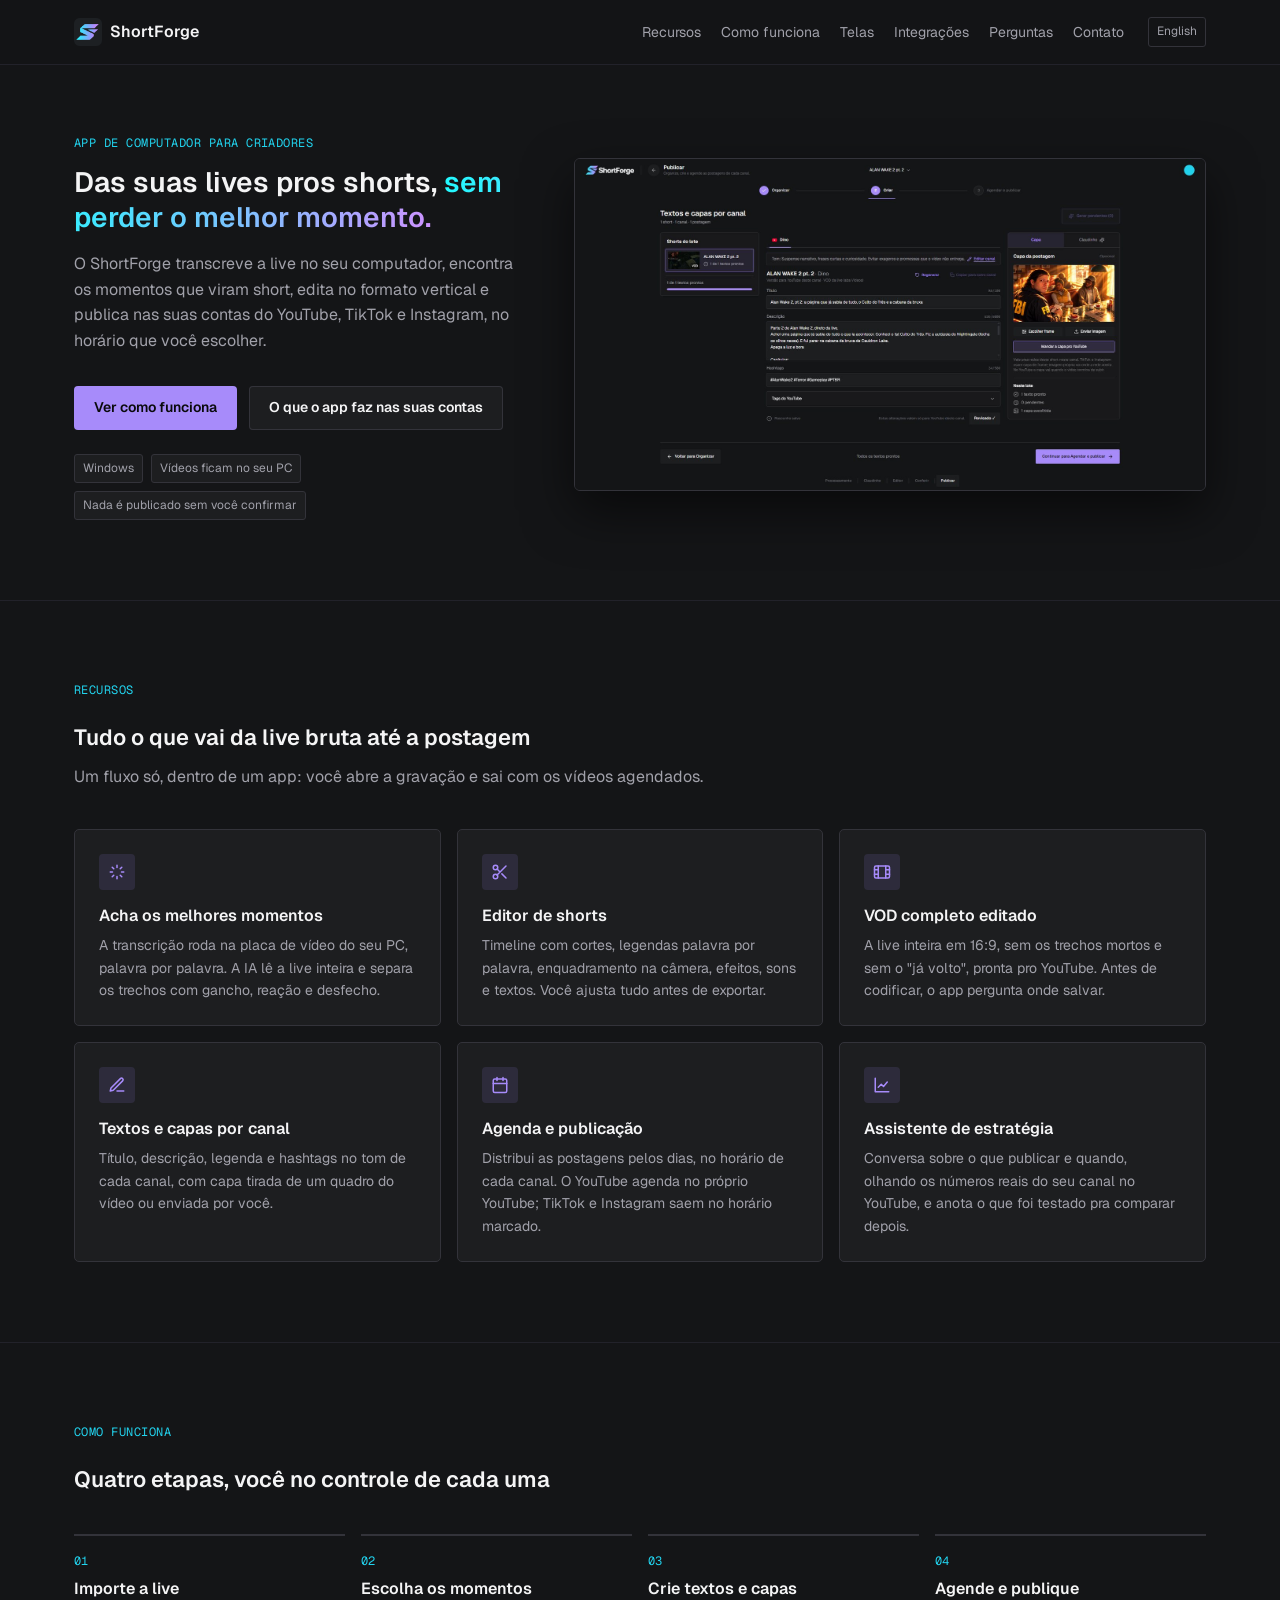
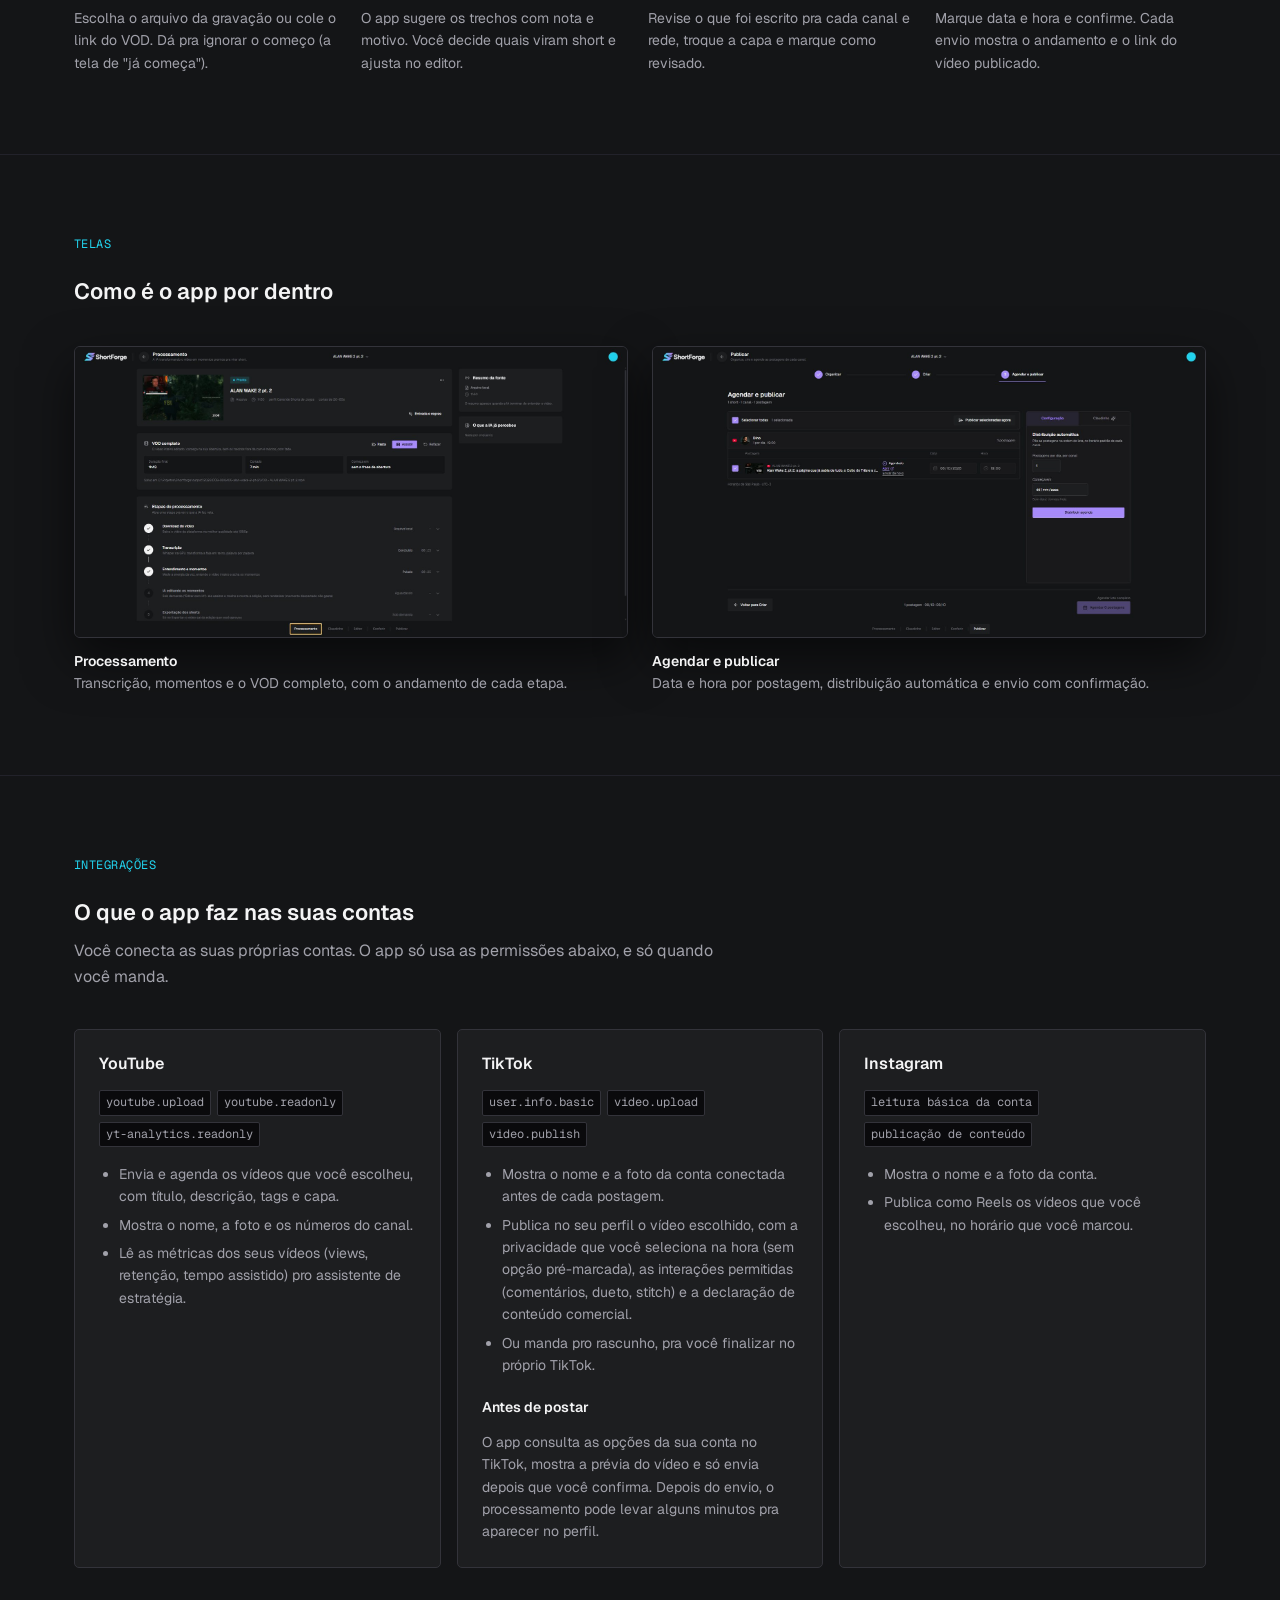
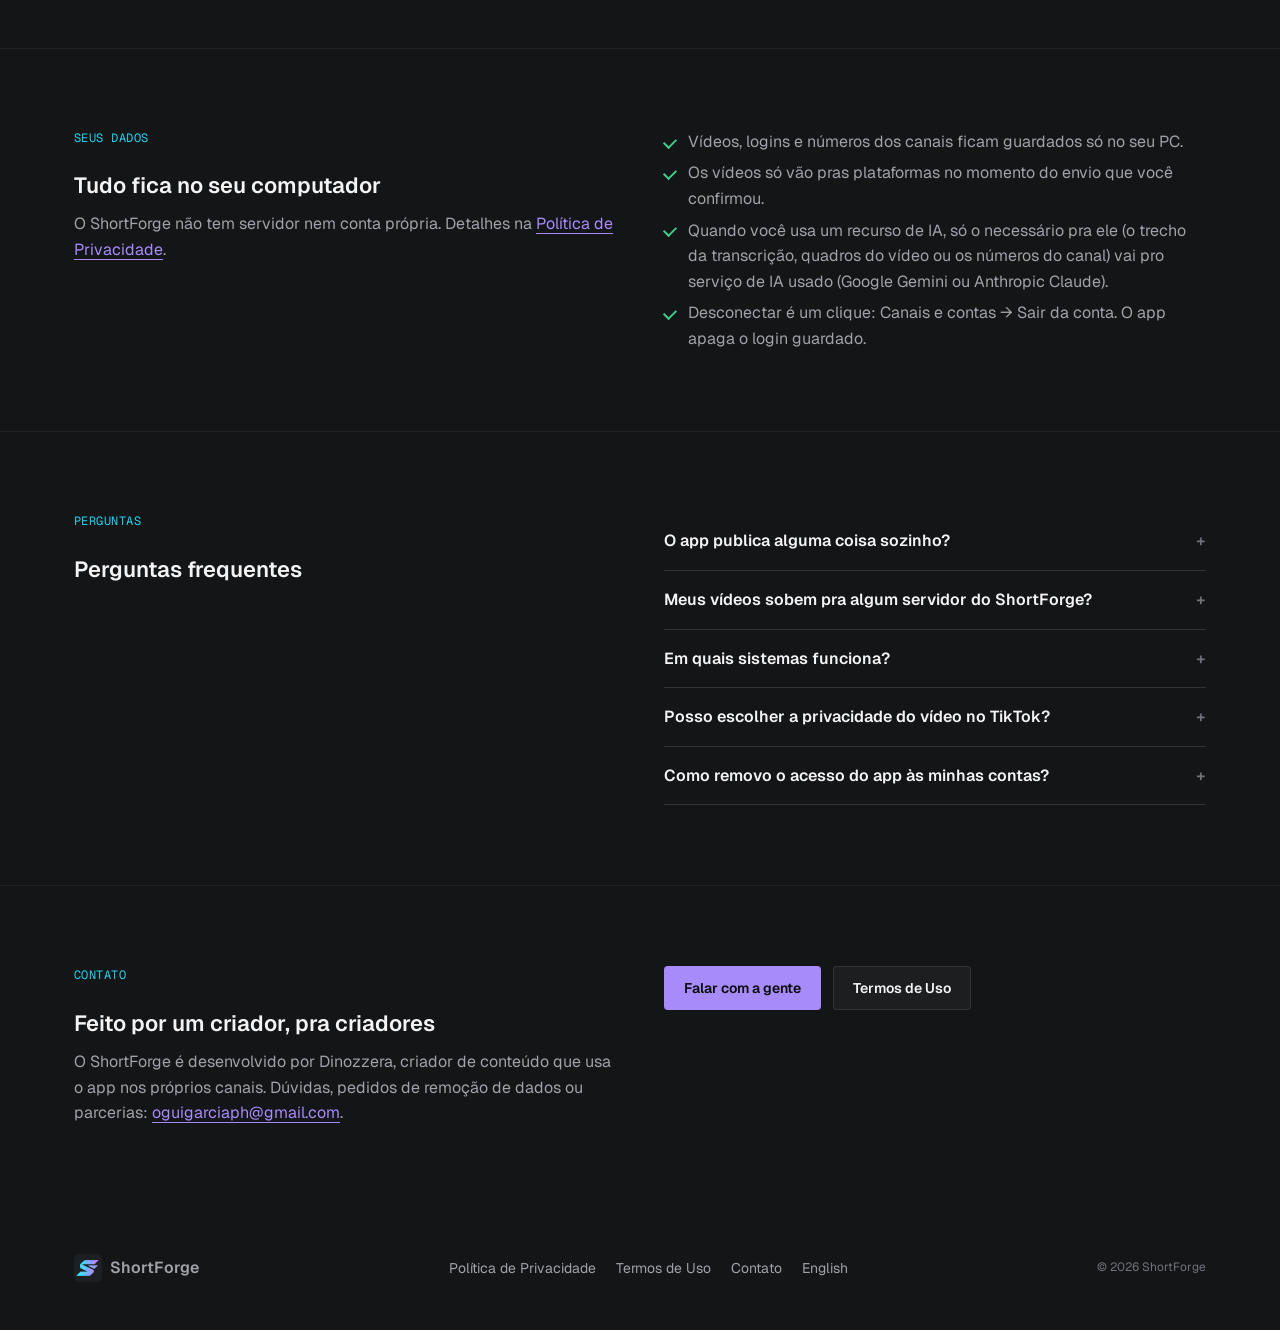
<file: index.html>
<!doctype html>
<html lang="pt-BR">
<head>
<meta charset="utf-8">
<meta name="viewport" content="width=device-width, initial-scale=1">
<title>ShortForge — das suas lives pros shorts</title>
<meta name="description" content="ShortForge é um app de computador para criadores de conteúdo: encontra os melhores momentos das lives, edita os shorts e publica no YouTube, TikTok e Instagram do próprio criador.">
<link rel="icon" href="favicon.ico" sizes="any">
<link rel="icon" type="image/png" sizes="32x32" href="assets/icon-32.png">
<link rel="icon" type="image/png" sizes="16x16" href="assets/icon-16.png">
<link rel="apple-touch-icon" href="assets/icon-180.png">
<meta property="og:title" content="ShortForge">
<meta property="og:description" content="Das suas lives pros shorts: encontra, edita e publica nas suas contas.">
<meta property="og:image" content="https://afkdino.github.io/shortforge/assets/icon-512.png">
<link rel="alternate" hreflang="en" href="en.html">
<link rel="preconnect" href="https://fonts.googleapis.com">
<link rel="preconnect" href="https://fonts.gstatic.com" crossorigin>
<link href="https://fonts.googleapis.com/css2?family=Geist:wght@400;500;600&family=Geist+Mono:wght@400;500&display=swap" rel="stylesheet">
<link rel="stylesheet" href="assets/site.css">
</head>
<body>

<header class="topo">
  <div class="wrap">
    <a class="logo" href="index.html"><img src="assets/icon-192.png" alt="" width="28" height="28">ShortForge</a>
    <nav class="nav" aria-label="Seções">
      <a href="#recursos">Recursos</a>
      <a href="#como-funciona">Como funciona</a>
      <a href="#telas">Telas</a>
      <a href="#integracoes">Integrações</a>
      <a href="#perguntas">Perguntas</a>
      <a href="#contato">Contato</a>
    </nav>
    <a class="idioma" href="en.html" hreflang="en">English</a>
  </div>
</header>

<main>
  <section class="hero">
    <div class="wrap">
      <div>
        <span class="rotulo">App de computador para criadores</span>
        <h1>Das suas lives pros shorts, <span class="marca">sem perder o melhor momento.</span></h1>
        <p>O ShortForge transcreve a live no seu computador, encontra os momentos que viram short, edita no formato vertical e publica nas suas contas do YouTube, TikTok e Instagram, no horário que você escolher.</p>
        <div class="acoes">
          <a class="btn btn-accent" href="#como-funciona">Ver como funciona</a>
          <a class="btn btn-sec" href="#integracoes">O que o app faz nas suas contas</a>
        </div>
        <div class="fatos">
          <span class="chip">Windows</span>
          <span class="chip">Vídeos ficam no seu PC</span>
          <span class="chip">Nada é publicado sem você confirmar</span>
        </div>
      </div>
      <img class="tela" src="assets/tela-criar.jpg" width="1600" height="841" alt="Tela Criar do ShortForge: título, descrição, hashtags e capa de uma postagem do YouTube">
    </div>
  </section>

  <section id="recursos">
    <div class="wrap">
      <div class="cabeca">
        <span class="rotulo">Recursos</span>
        <h2>Tudo o que vai da live bruta até a postagem</h2>
        <p>Um fluxo só, dentro de um app: você abre a gravação e sai com os vídeos agendados.</p>
      </div>
      <div class="grade">
        <article class="card">
          <span class="icone"><svg viewBox="0 0 24 24" fill="none" stroke="currentColor" stroke-width="2" stroke-linecap="round" stroke-linejoin="round" aria-hidden="true"><path d="M12 3v3M12 18v3M3 12h3M18 12h3M5.6 5.6l2.1 2.1M16.3 16.3l2.1 2.1M5.6 18.4l2.1-2.1M16.3 7.7l2.1-2.1"/></svg></span>
          <h3>Acha os melhores momentos</h3>
          <p>A transcrição roda na placa de vídeo do seu PC, palavra por palavra. A IA lê a live inteira e separa os trechos com gancho, reação e desfecho.</p>
        </article>
        <article class="card">
          <span class="icone"><svg viewBox="0 0 24 24" fill="none" stroke="currentColor" stroke-width="2" stroke-linecap="round" stroke-linejoin="round" aria-hidden="true"><circle cx="6" cy="6" r="3"/><circle cx="6" cy="18" r="3"/><path d="M20 4 8.1 15.9M14.5 14.5 20 20M8.1 8.1 12 12"/></svg></span>
          <h3>Editor de shorts</h3>
          <p>Timeline com cortes, legendas palavra por palavra, enquadramento na câmera, efeitos, sons e textos. Você ajusta tudo antes de exportar.</p>
        </article>
        <article class="card">
          <span class="icone"><svg viewBox="0 0 24 24" fill="none" stroke="currentColor" stroke-width="2" stroke-linecap="round" stroke-linejoin="round" aria-hidden="true"><rect x="2" y="4" width="20" height="16" rx="2"/><path d="M7 4v16M17 4v16M2 9h5M2 15h5M17 9h5M17 15h5"/></svg></span>
          <h3>VOD completo editado</h3>
          <p>A live inteira em 16:9, sem os trechos mortos e sem o "já volto", pronta pro YouTube. Antes de codificar, o app pergunta onde salvar.</p>
        </article>
        <article class="card">
          <span class="icone"><svg viewBox="0 0 24 24" fill="none" stroke="currentColor" stroke-width="2" stroke-linecap="round" stroke-linejoin="round" aria-hidden="true"><path d="M12 20h9"/><path d="M16.5 3.5a2.1 2.1 0 0 1 3 3L7 19l-4 1 1-4Z"/></svg></span>
          <h3>Textos e capas por canal</h3>
          <p>Título, descrição, legenda e hashtags no tom de cada canal, com capa tirada de um quadro do vídeo ou enviada por você.</p>
        </article>
        <article class="card">
          <span class="icone"><svg viewBox="0 0 24 24" fill="none" stroke="currentColor" stroke-width="2" stroke-linecap="round" stroke-linejoin="round" aria-hidden="true"><rect x="3" y="4" width="18" height="18" rx="2"/><path d="M16 2v4M8 2v4M3 10h18"/></svg></span>
          <h3>Agenda e publicação</h3>
          <p>Distribui as postagens pelos dias, no horário de cada canal. O YouTube agenda no próprio YouTube; TikTok e Instagram saem no horário marcado.</p>
        </article>
        <article class="card">
          <span class="icone"><svg viewBox="0 0 24 24" fill="none" stroke="currentColor" stroke-width="2" stroke-linecap="round" stroke-linejoin="round" aria-hidden="true"><path d="M3 3v18h18"/><path d="m7 15 4-4 3 3 5-6"/></svg></span>
          <h3>Assistente de estratégia</h3>
          <p>Conversa sobre o que publicar e quando, olhando os números reais do seu canal no YouTube, e anota o que foi testado pra comparar depois.</p>
        </article>
      </div>
    </div>
  </section>

  <section id="como-funciona">
    <div class="wrap">
      <div class="cabeca">
        <span class="rotulo">Como funciona</span>
        <h2>Quatro etapas, você no controle de cada uma</h2>
      </div>
      <div class="passos">
        <div class="passo"><h3>Importe a live</h3><p>Escolha o arquivo da gravação ou cole o link do VOD. Dá pra ignorar o começo (a tela de "já começa").</p></div>
        <div class="passo"><h3>Escolha os momentos</h3><p>O app sugere os trechos com nota e motivo. Você decide quais viram short e ajusta no editor.</p></div>
        <div class="passo"><h3>Crie textos e capas</h3><p>Revise o que foi escrito pra cada canal e rede, troque a capa e marque como revisado.</p></div>
        <div class="passo"><h3>Agende e publique</h3><p>Marque data e hora e confirme. Cada envio mostra o andamento e o link do vídeo publicado.</p></div>
      </div>
    </div>
  </section>

  <section id="telas">
    <div class="wrap">
      <div class="cabeca">
        <span class="rotulo">Telas</span>
        <h2>Como é o app por dentro</h2>
      </div>
      <div class="galeria">
        <figure><img class="tela" src="assets/tela-processamento.jpg" width="1600" height="841" alt="Tela Processamento: etapas da live e o VOD completo pronto" loading="lazy"><figcaption><strong>Processamento</strong>Transcrição, momentos e o VOD completo, com o andamento de cada etapa.</figcaption></figure>
        <figure><img class="tela" src="assets/tela-agendar.jpg" width="1600" height="841" alt="Tela Agendar e publicar: data e hora de cada postagem" loading="lazy"><figcaption><strong>Agendar e publicar</strong>Data e hora por postagem, distribuição automática e envio com confirmação.</figcaption></figure>
      </div>
    </div>
  </section>

  <section id="integracoes">
    <div class="wrap">
      <div class="cabeca">
        <span class="rotulo">Integrações</span>
        <h2>O que o app faz nas suas contas</h2>
        <p>Você conecta as suas próprias contas. O app só usa as permissões abaixo, e só quando você manda.</p>
      </div>
      <div class="redes">
        <article class="card">
          <h3>YouTube</h3>
          <div class="escopos"><code>youtube.upload</code><code>youtube.readonly</code><code>yt-analytics.readonly</code></div>
          <ul>
            <li>Envia e agenda os vídeos que você escolheu, com título, descrição, tags e capa.</li>
            <li>Mostra o nome, a foto e os números do canal.</li>
            <li>Lê as métricas dos seus vídeos (views, retenção, tempo assistido) pro assistente de estratégia.</li>
          </ul>
        </article>
        <article class="card">
          <h3>TikTok</h3>
          <div class="escopos"><code>user.info.basic</code><code>video.upload</code><code>video.publish</code></div>
          <ul>
            <li>Mostra o nome e a foto da conta conectada antes de cada postagem.</li>
            <li>Publica no seu perfil o vídeo escolhido, com a privacidade que você seleciona na hora (sem opção pré-marcada), as interações permitidas (comentários, dueto, stitch) e a declaração de conteúdo comercial.</li>
            <li>Ou manda pro rascunho, pra você finalizar no próprio TikTok.</li>
          </ul>
          <h4>Antes de postar</h4>
          <p>O app consulta as opções da sua conta no TikTok, mostra a prévia do vídeo e só envia depois que você confirma. Depois do envio, o processamento pode levar alguns minutos pra aparecer no perfil.</p>
        </article>
        <article class="card">
          <h3>Instagram</h3>
          <div class="escopos"><code>leitura básica da conta</code><code>publicação de conteúdo</code></div>
          <ul>
            <li>Mostra o nome e a foto da conta.</li>
            <li>Publica como Reels os vídeos que você escolheu, no horário que você marcou.</li>
          </ul>
        </article>
      </div>
    </div>
  </section>

  <section id="dados">
    <div class="wrap duas">
      <div class="cabeca" style="margin-bottom:0">
        <span class="rotulo">Seus dados</span>
        <h2>Tudo fica no seu computador</h2>
        <p>O ShortForge não tem servidor nem conta própria. Detalhes na <a href="privacidade.html">Política de Privacidade</a>.</p>
      </div>
      <ul class="lista-check">
        <li>Vídeos, logins e números dos canais ficam guardados só no seu PC.</li>
        <li>Os vídeos só vão pras plataformas no momento do envio que você confirmou.</li>
        <li>Quando você usa um recurso de IA, só o necessário pra ele (o trecho da transcrição, quadros do vídeo ou os números do canal) vai pro serviço de IA usado (Google Gemini ou Anthropic Claude).</li>
        <li>Desconectar é um clique: Canais e contas → Sair da conta. O app apaga o login guardado.</li>
      </ul>
    </div>
  </section>

  <section id="perguntas">
    <div class="wrap duas">
      <div class="cabeca" style="margin-bottom:0">
        <span class="rotulo">Perguntas</span>
        <h2>Perguntas frequentes</h2>
      </div>
      <div>
        <details><summary>O app publica alguma coisa sozinho?</summary><p>Não. Toda postagem passa por uma confirmação sua. No agendamento, você confirma na hora de agendar e o envio acontece no horário marcado.</p></details>
        <details><summary>Meus vídeos sobem pra algum servidor do ShortForge?</summary><p>Não existe servidor do ShortForge. O vídeo vai direto do seu computador pro YouTube, TikTok ou Instagram.</p></details>
        <details><summary>Em quais sistemas funciona?</summary><p>Windows, com placa de vídeo NVIDIA pra transcrição e codificação rápidas.</p></details>
        <details><summary>Posso escolher a privacidade do vídeo no TikTok?</summary><p>Sim, e é obrigatório: o app mostra as opções que a sua conta permite e não marca nenhuma por padrão.</p></details>
        <details><summary>Como removo o acesso do app às minhas contas?</summary><p>No app, em Canais e contas → Sair da conta. Também dá pra revogar nas configurações de segurança do Google, do TikTok e do Instagram.</p></details>
      </div>
    </div>
  </section>

  <section id="contato" style="border-bottom:0">
    <div class="wrap duas">
      <div class="cabeca" style="margin-bottom:0">
        <span class="rotulo">Contato</span>
        <h2>Feito por um criador, pra criadores</h2>
        <p>O ShortForge é desenvolvido por Dinozzera, criador de conteúdo que usa o app nos próprios canais. Dúvidas, pedidos de remoção de dados ou parcerias: <a href="mailto:oguigarciaph@gmail.com">oguigarciaph@gmail.com</a>.</p>
      </div>
      <div class="acoes" style="display:flex;gap:var(--space-3);flex-wrap:wrap">
        <a class="btn btn-accent" href="mailto:oguigarciaph@gmail.com">Falar com a gente</a>
        <a class="btn btn-sec" href="termos.html">Termos de Uso</a>
      </div>
    </div>
  </section>
</main>

<footer class="rodape">
  <div class="wrap">
    <a class="logo" href="index.html"><img src="assets/icon-192.png" alt="" width="28" height="28">ShortForge</a>
    <nav aria-label="Rodapé">
      <a href="privacidade.html">Política de Privacidade</a>
      <a href="termos.html">Termos de Uso</a>
      <a href="mailto:oguigarciaph@gmail.com">Contato</a>
      <a href="en.html" hreflang="en">English</a>
    </nav>
    <small>© 2026 ShortForge</small>
  </div>
</footer>
</body>
</html>
</file>
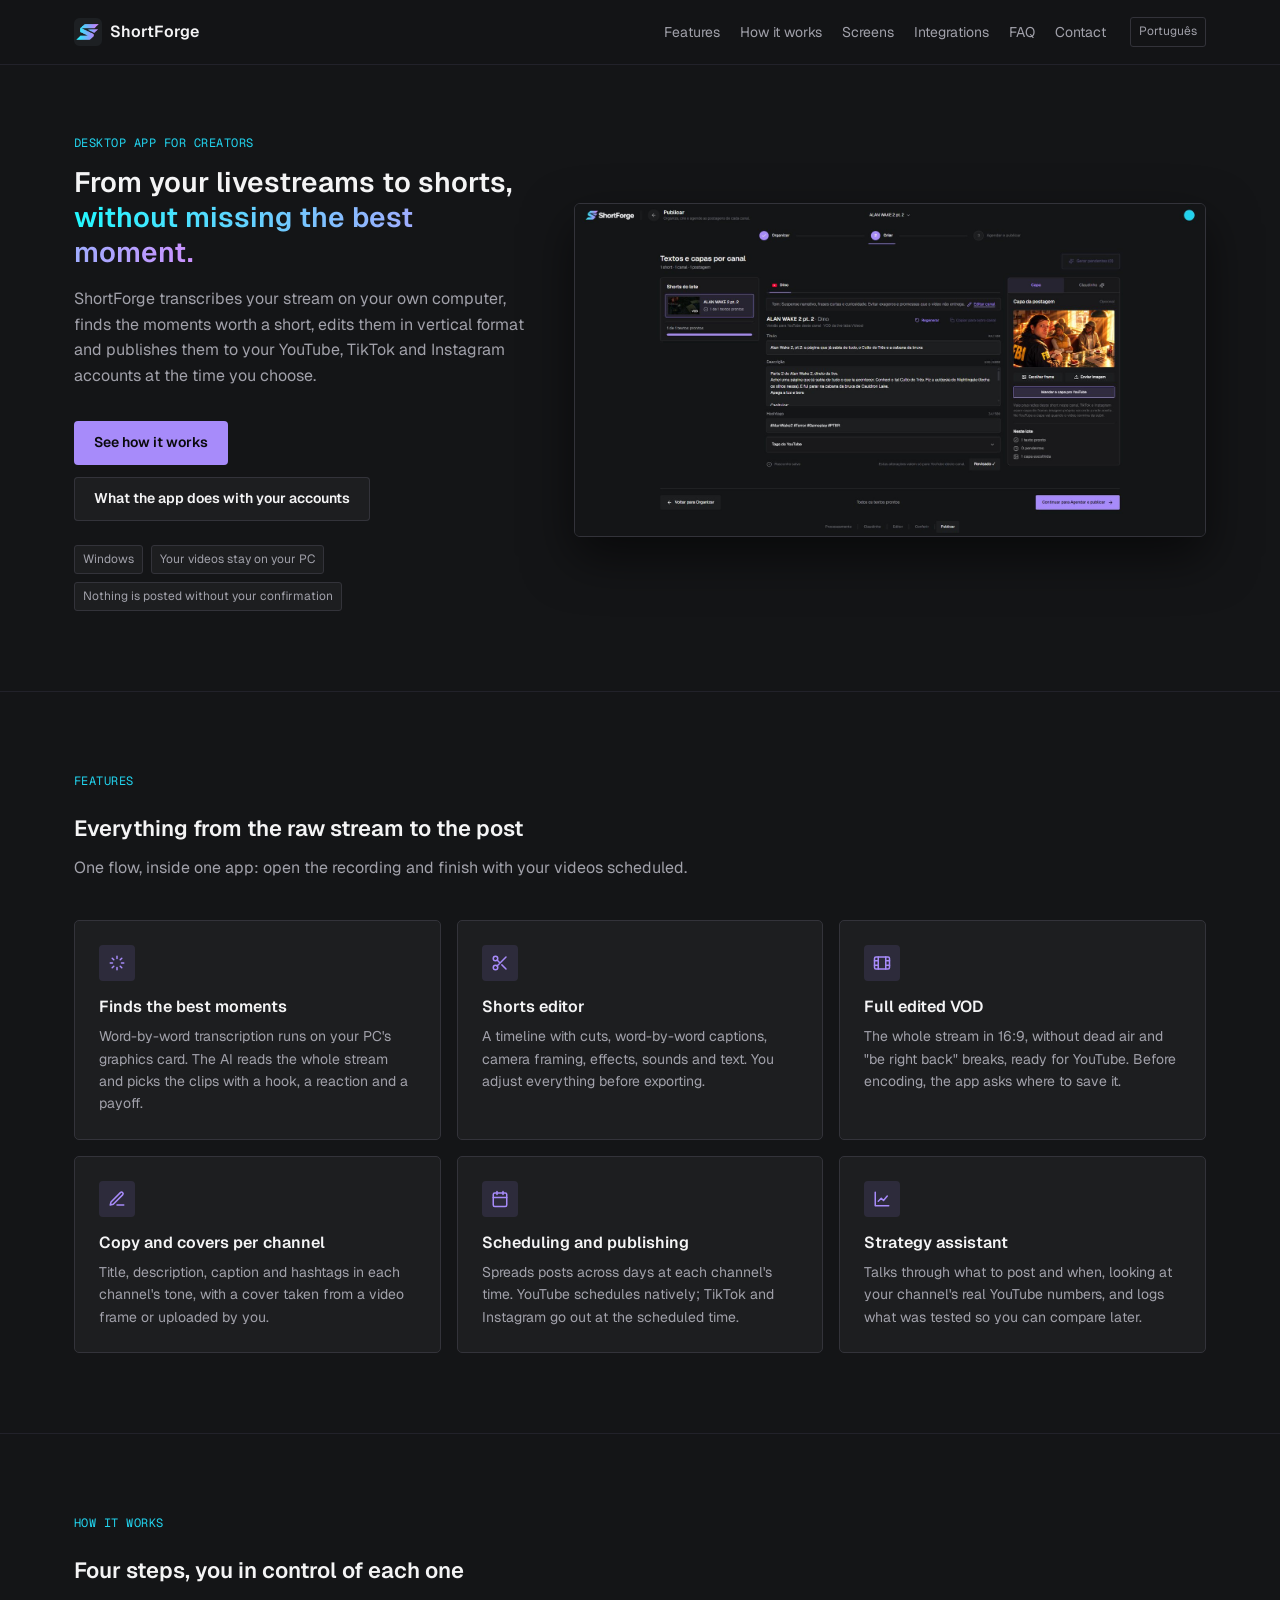
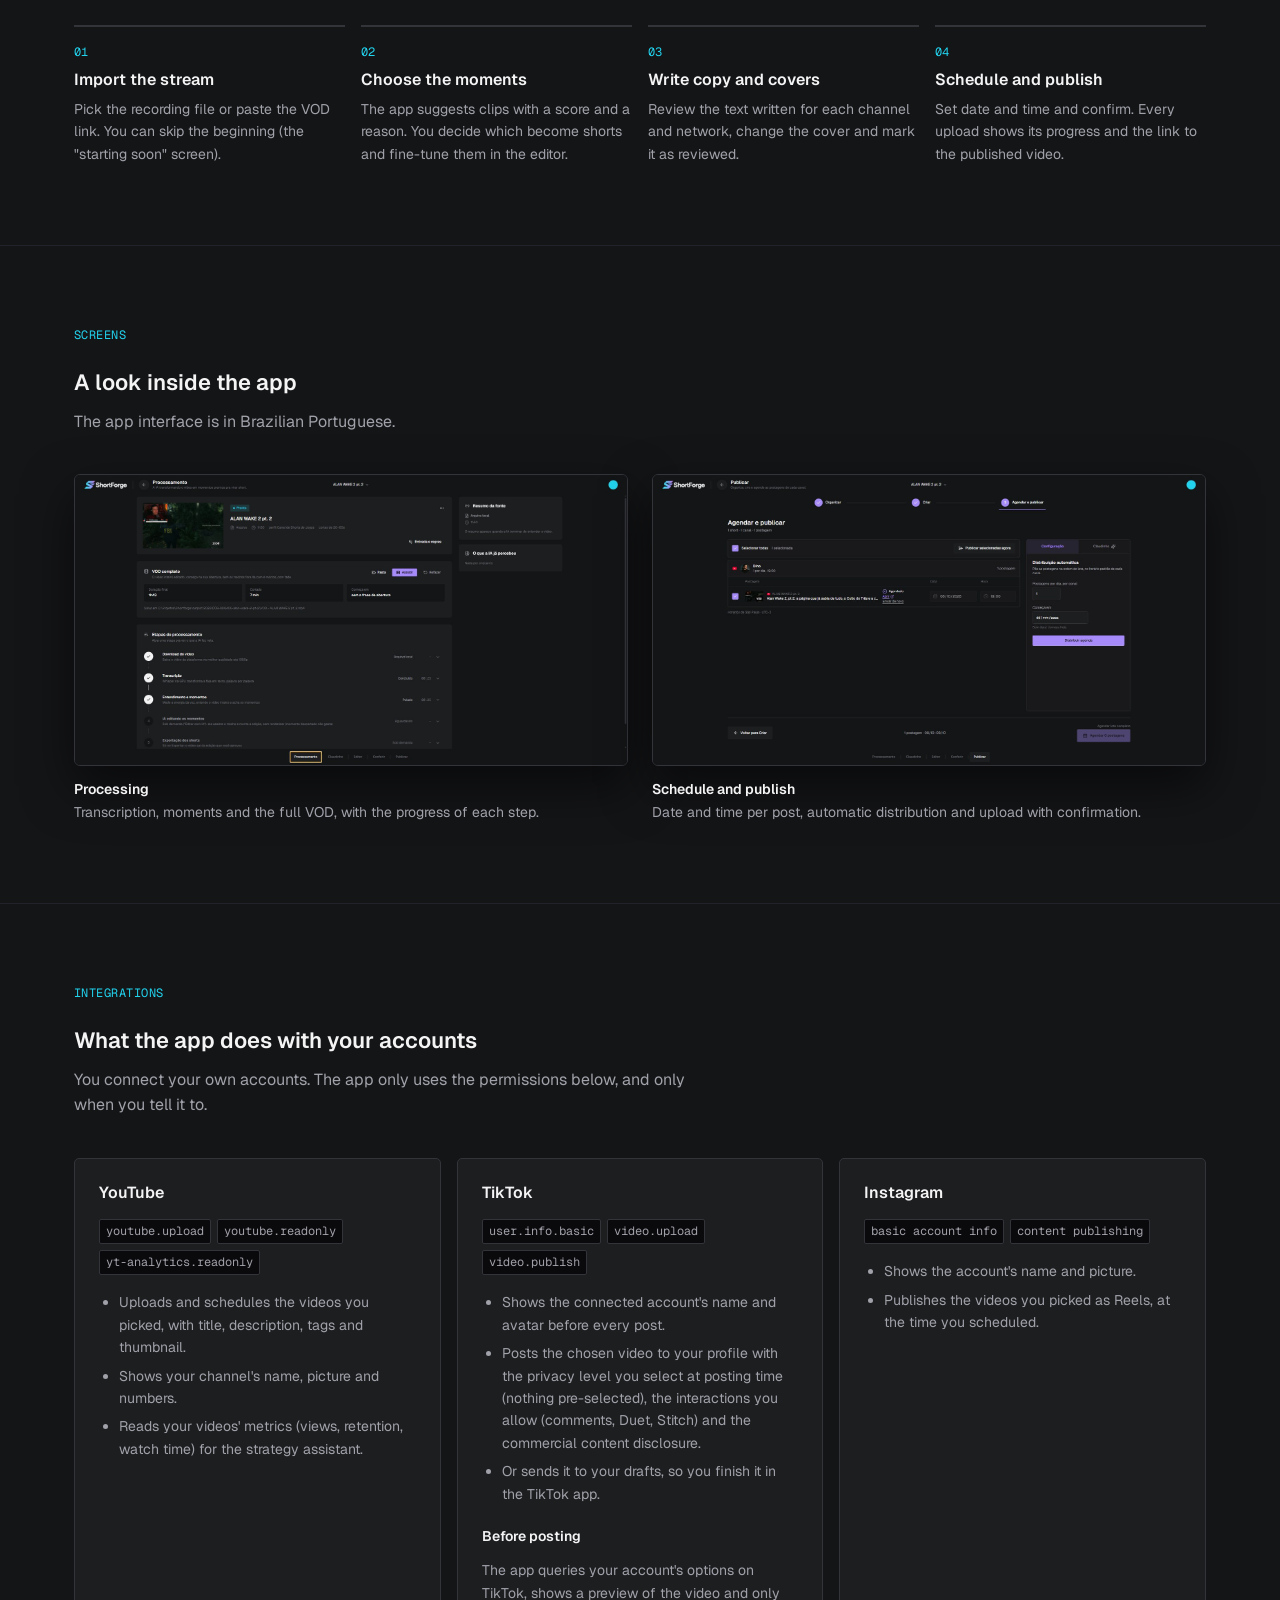
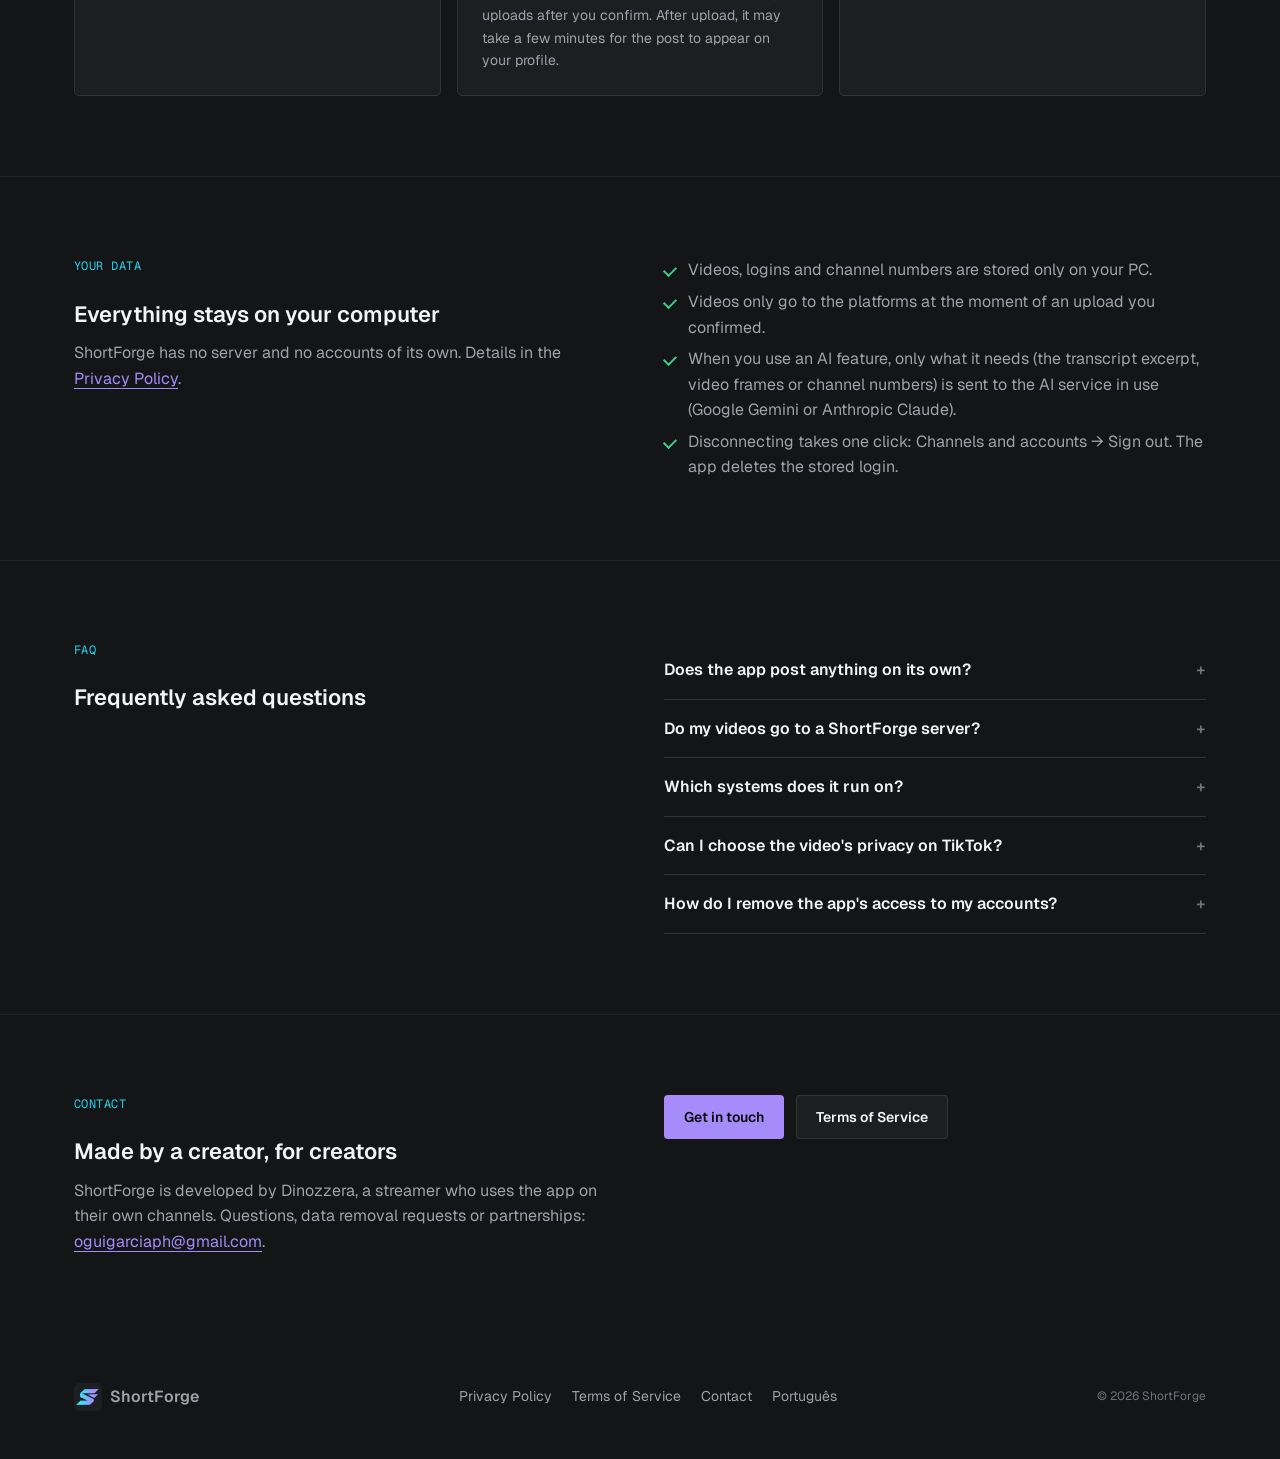
<file: en.html>
<!doctype html>
<html lang="en">
<head>
<meta charset="utf-8">
<meta name="viewport" content="width=device-width, initial-scale=1">
<title>ShortForge — from your livestreams to shorts</title>
<meta name="description" content="ShortForge is a desktop app for content creators: it finds the best moments of your livestreams, edits them into shorts and publishes them to your own YouTube, TikTok and Instagram accounts.">
<link rel="icon" href="favicon.ico" sizes="any">
<link rel="icon" type="image/png" sizes="32x32" href="assets/icon-32.png">
<link rel="icon" type="image/png" sizes="16x16" href="assets/icon-16.png">
<link rel="apple-touch-icon" href="assets/icon-180.png">
<meta property="og:title" content="ShortForge">
<meta property="og:description" content="From your livestreams to shorts: find, edit and publish to your own accounts.">
<meta property="og:image" content="https://afkdino.github.io/shortforge/assets/icon-512.png">
<link rel="alternate" hreflang="pt-BR" href="index.html">
<link rel="preconnect" href="https://fonts.googleapis.com">
<link rel="preconnect" href="https://fonts.gstatic.com" crossorigin>
<link href="https://fonts.googleapis.com/css2?family=Geist:wght@400;500;600&family=Geist+Mono:wght@400;500&display=swap" rel="stylesheet">
<link rel="stylesheet" href="assets/site.css">
</head>
<body>

<header class="topo">
  <div class="wrap">
    <a class="logo" href="en.html"><img src="assets/icon-192.png" alt="" width="28" height="28">ShortForge</a>
    <nav class="nav" aria-label="Sections">
      <a href="#features">Features</a>
      <a href="#how-it-works">How it works</a>
      <a href="#screens">Screens</a>
      <a href="#integrations">Integrations</a>
      <a href="#faq">FAQ</a>
      <a href="#contact">Contact</a>
    </nav>
    <a class="idioma" href="index.html" hreflang="pt-BR">Português</a>
  </div>
</header>

<main>
  <section class="hero">
    <div class="wrap">
      <div>
        <span class="rotulo">Desktop app for creators</span>
        <h1>From your livestreams to shorts, <span class="marca">without missing the best moment.</span></h1>
        <p>ShortForge transcribes your stream on your own computer, finds the moments worth a short, edits them in vertical format and publishes them to your YouTube, TikTok and Instagram accounts at the time you choose.</p>
        <div class="acoes">
          <a class="btn btn-accent" href="#how-it-works">See how it works</a>
          <a class="btn btn-sec" href="#integrations">What the app does with your accounts</a>
        </div>
        <div class="fatos">
          <span class="chip">Windows</span>
          <span class="chip">Your videos stay on your PC</span>
          <span class="chip">Nothing is posted without your confirmation</span>
        </div>
      </div>
      <img class="tela" src="assets/tela-criar.jpg" width="1600" height="841" alt="ShortForge Create screen: title, description, hashtags and cover of a YouTube post">
    </div>
  </section>

  <section id="features">
    <div class="wrap">
      <div class="cabeca">
        <span class="rotulo">Features</span>
        <h2>Everything from the raw stream to the post</h2>
        <p>One flow, inside one app: open the recording and finish with your videos scheduled.</p>
      </div>
      <div class="grade">
        <article class="card">
          <span class="icone"><svg viewBox="0 0 24 24" fill="none" stroke="currentColor" stroke-width="2" stroke-linecap="round" stroke-linejoin="round" aria-hidden="true"><path d="M12 3v3M12 18v3M3 12h3M18 12h3M5.6 5.6l2.1 2.1M16.3 16.3l2.1 2.1M5.6 18.4l2.1-2.1M16.3 7.7l2.1-2.1"/></svg></span>
          <h3>Finds the best moments</h3>
          <p>Word-by-word transcription runs on your PC's graphics card. The AI reads the whole stream and picks the clips with a hook, a reaction and a payoff.</p>
        </article>
        <article class="card">
          <span class="icone"><svg viewBox="0 0 24 24" fill="none" stroke="currentColor" stroke-width="2" stroke-linecap="round" stroke-linejoin="round" aria-hidden="true"><circle cx="6" cy="6" r="3"/><circle cx="6" cy="18" r="3"/><path d="M20 4 8.1 15.9M14.5 14.5 20 20M8.1 8.1 12 12"/></svg></span>
          <h3>Shorts editor</h3>
          <p>A timeline with cuts, word-by-word captions, camera framing, effects, sounds and text. You adjust everything before exporting.</p>
        </article>
        <article class="card">
          <span class="icone"><svg viewBox="0 0 24 24" fill="none" stroke="currentColor" stroke-width="2" stroke-linecap="round" stroke-linejoin="round" aria-hidden="true"><rect x="2" y="4" width="20" height="16" rx="2"/><path d="M7 4v16M17 4v16M2 9h5M2 15h5M17 9h5M17 15h5"/></svg></span>
          <h3>Full edited VOD</h3>
          <p>The whole stream in 16:9, without dead air and "be right back" breaks, ready for YouTube. Before encoding, the app asks where to save it.</p>
        </article>
        <article class="card">
          <span class="icone"><svg viewBox="0 0 24 24" fill="none" stroke="currentColor" stroke-width="2" stroke-linecap="round" stroke-linejoin="round" aria-hidden="true"><path d="M12 20h9"/><path d="M16.5 3.5a2.1 2.1 0 0 1 3 3L7 19l-4 1 1-4Z"/></svg></span>
          <h3>Copy and covers per channel</h3>
          <p>Title, description, caption and hashtags in each channel's tone, with a cover taken from a video frame or uploaded by you.</p>
        </article>
        <article class="card">
          <span class="icone"><svg viewBox="0 0 24 24" fill="none" stroke="currentColor" stroke-width="2" stroke-linecap="round" stroke-linejoin="round" aria-hidden="true"><rect x="3" y="4" width="18" height="18" rx="2"/><path d="M16 2v4M8 2v4M3 10h18"/></svg></span>
          <h3>Scheduling and publishing</h3>
          <p>Spreads posts across days at each channel's time. YouTube schedules natively; TikTok and Instagram go out at the scheduled time.</p>
        </article>
        <article class="card">
          <span class="icone"><svg viewBox="0 0 24 24" fill="none" stroke="currentColor" stroke-width="2" stroke-linecap="round" stroke-linejoin="round" aria-hidden="true"><path d="M3 3v18h18"/><path d="m7 15 4-4 3 3 5-6"/></svg></span>
          <h3>Strategy assistant</h3>
          <p>Talks through what to post and when, looking at your channel's real YouTube numbers, and logs what was tested so you can compare later.</p>
        </article>
      </div>
    </div>
  </section>

  <section id="how-it-works">
    <div class="wrap">
      <div class="cabeca">
        <span class="rotulo">How it works</span>
        <h2>Four steps, you in control of each one</h2>
      </div>
      <div class="passos">
        <div class="passo"><h3>Import the stream</h3><p>Pick the recording file or paste the VOD link. You can skip the beginning (the "starting soon" screen).</p></div>
        <div class="passo"><h3>Choose the moments</h3><p>The app suggests clips with a score and a reason. You decide which become shorts and fine-tune them in the editor.</p></div>
        <div class="passo"><h3>Write copy and covers</h3><p>Review the text written for each channel and network, change the cover and mark it as reviewed.</p></div>
        <div class="passo"><h3>Schedule and publish</h3><p>Set date and time and confirm. Every upload shows its progress and the link to the published video.</p></div>
      </div>
    </div>
  </section>

  <section id="screens">
    <div class="wrap">
      <div class="cabeca">
        <span class="rotulo">Screens</span>
        <h2>A look inside the app</h2>
        <p>The app interface is in Brazilian Portuguese.</p>
      </div>
      <div class="galeria">
        <figure><img class="tela" src="assets/tela-processamento.jpg" width="1600" height="841" alt="Processing screen: stream steps and the finished full VOD" loading="lazy"><figcaption><strong>Processing</strong>Transcription, moments and the full VOD, with the progress of each step.</figcaption></figure>
        <figure><img class="tela" src="assets/tela-agendar.jpg" width="1600" height="841" alt="Schedule and publish screen: date and time of each post" loading="lazy"><figcaption><strong>Schedule and publish</strong>Date and time per post, automatic distribution and upload with confirmation.</figcaption></figure>
      </div>
    </div>
  </section>

  <section id="integrations">
    <div class="wrap">
      <div class="cabeca">
        <span class="rotulo">Integrations</span>
        <h2>What the app does with your accounts</h2>
        <p>You connect your own accounts. The app only uses the permissions below, and only when you tell it to.</p>
      </div>
      <div class="redes">
        <article class="card">
          <h3>YouTube</h3>
          <div class="escopos"><code>youtube.upload</code><code>youtube.readonly</code><code>yt-analytics.readonly</code></div>
          <ul>
            <li>Uploads and schedules the videos you picked, with title, description, tags and thumbnail.</li>
            <li>Shows your channel's name, picture and numbers.</li>
            <li>Reads your videos' metrics (views, retention, watch time) for the strategy assistant.</li>
          </ul>
        </article>
        <article class="card">
          <h3>TikTok</h3>
          <div class="escopos"><code>user.info.basic</code><code>video.upload</code><code>video.publish</code></div>
          <ul>
            <li>Shows the connected account's name and avatar before every post.</li>
            <li>Posts the chosen video to your profile with the privacy level you select at posting time (nothing pre-selected), the interactions you allow (comments, Duet, Stitch) and the commercial content disclosure.</li>
            <li>Or sends it to your drafts, so you finish it in the TikTok app.</li>
          </ul>
          <h4>Before posting</h4>
          <p>The app queries your account's options on TikTok, shows a preview of the video and only uploads after you confirm. After upload, it may take a few minutes for the post to appear on your profile.</p>
        </article>
        <article class="card">
          <h3>Instagram</h3>
          <div class="escopos"><code>basic account info</code><code>content publishing</code></div>
          <ul>
            <li>Shows the account's name and picture.</li>
            <li>Publishes the videos you picked as Reels, at the time you scheduled.</li>
          </ul>
        </article>
      </div>
    </div>
  </section>

  <section id="data">
    <div class="wrap duas">
      <div class="cabeca" style="margin-bottom:0">
        <span class="rotulo">Your data</span>
        <h2>Everything stays on your computer</h2>
        <p>ShortForge has no server and no accounts of its own. Details in the <a href="privacy.html">Privacy Policy</a>.</p>
      </div>
      <ul class="lista-check">
        <li>Videos, logins and channel numbers are stored only on your PC.</li>
        <li>Videos only go to the platforms at the moment of an upload you confirmed.</li>
        <li>When you use an AI feature, only what it needs (the transcript excerpt, video frames or channel numbers) is sent to the AI service in use (Google Gemini or Anthropic Claude).</li>
        <li>Disconnecting takes one click: Channels and accounts → Sign out. The app deletes the stored login.</li>
      </ul>
    </div>
  </section>

  <section id="faq">
    <div class="wrap duas">
      <div class="cabeca" style="margin-bottom:0">
        <span class="rotulo">FAQ</span>
        <h2>Frequently asked questions</h2>
      </div>
      <div>
        <details><summary>Does the app post anything on its own?</summary><p>No. Every post goes through your confirmation. For scheduled posts, you confirm when scheduling and the upload happens at the set time.</p></details>
        <details><summary>Do my videos go to a ShortForge server?</summary><p>There is no ShortForge server. The video goes straight from your computer to YouTube, TikTok or Instagram.</p></details>
        <details><summary>Which systems does it run on?</summary><p>Windows, with an NVIDIA graphics card for fast transcription and encoding.</p></details>
        <details><summary>Can I choose the video's privacy on TikTok?</summary><p>Yes, and it's required: the app shows the options your account allows and pre-selects none.</p></details>
        <details><summary>How do I remove the app's access to my accounts?</summary><p>In the app, under Channels and accounts → Sign out. You can also revoke it in the security settings of Google, TikTok and Instagram.</p></details>
      </div>
    </div>
  </section>

  <section id="contact" style="border-bottom:0">
    <div class="wrap duas">
      <div class="cabeca" style="margin-bottom:0">
        <span class="rotulo">Contact</span>
        <h2>Made by a creator, for creators</h2>
        <p>ShortForge is developed by Dinozzera, a streamer who uses the app on their own channels. Questions, data removal requests or partnerships: <a href="mailto:oguigarciaph@gmail.com">oguigarciaph@gmail.com</a>.</p>
      </div>
      <div class="acoes" style="display:flex;gap:var(--space-3);flex-wrap:wrap">
        <a class="btn btn-accent" href="mailto:oguigarciaph@gmail.com">Get in touch</a>
        <a class="btn btn-sec" href="terms.html">Terms of Service</a>
      </div>
    </div>
  </section>
</main>

<footer class="rodape">
  <div class="wrap">
    <a class="logo" href="en.html"><img src="assets/icon-192.png" alt="" width="28" height="28">ShortForge</a>
    <nav aria-label="Footer">
      <a href="privacy.html">Privacy Policy</a>
      <a href="terms.html">Terms of Service</a>
      <a href="mailto:oguigarciaph@gmail.com">Contact</a>
      <a href="index.html" hreflang="pt-BR">Português</a>
    </nav>
    <small>© 2026 ShortForge</small>
  </div>
</footer>
</body>
</html>
</file>
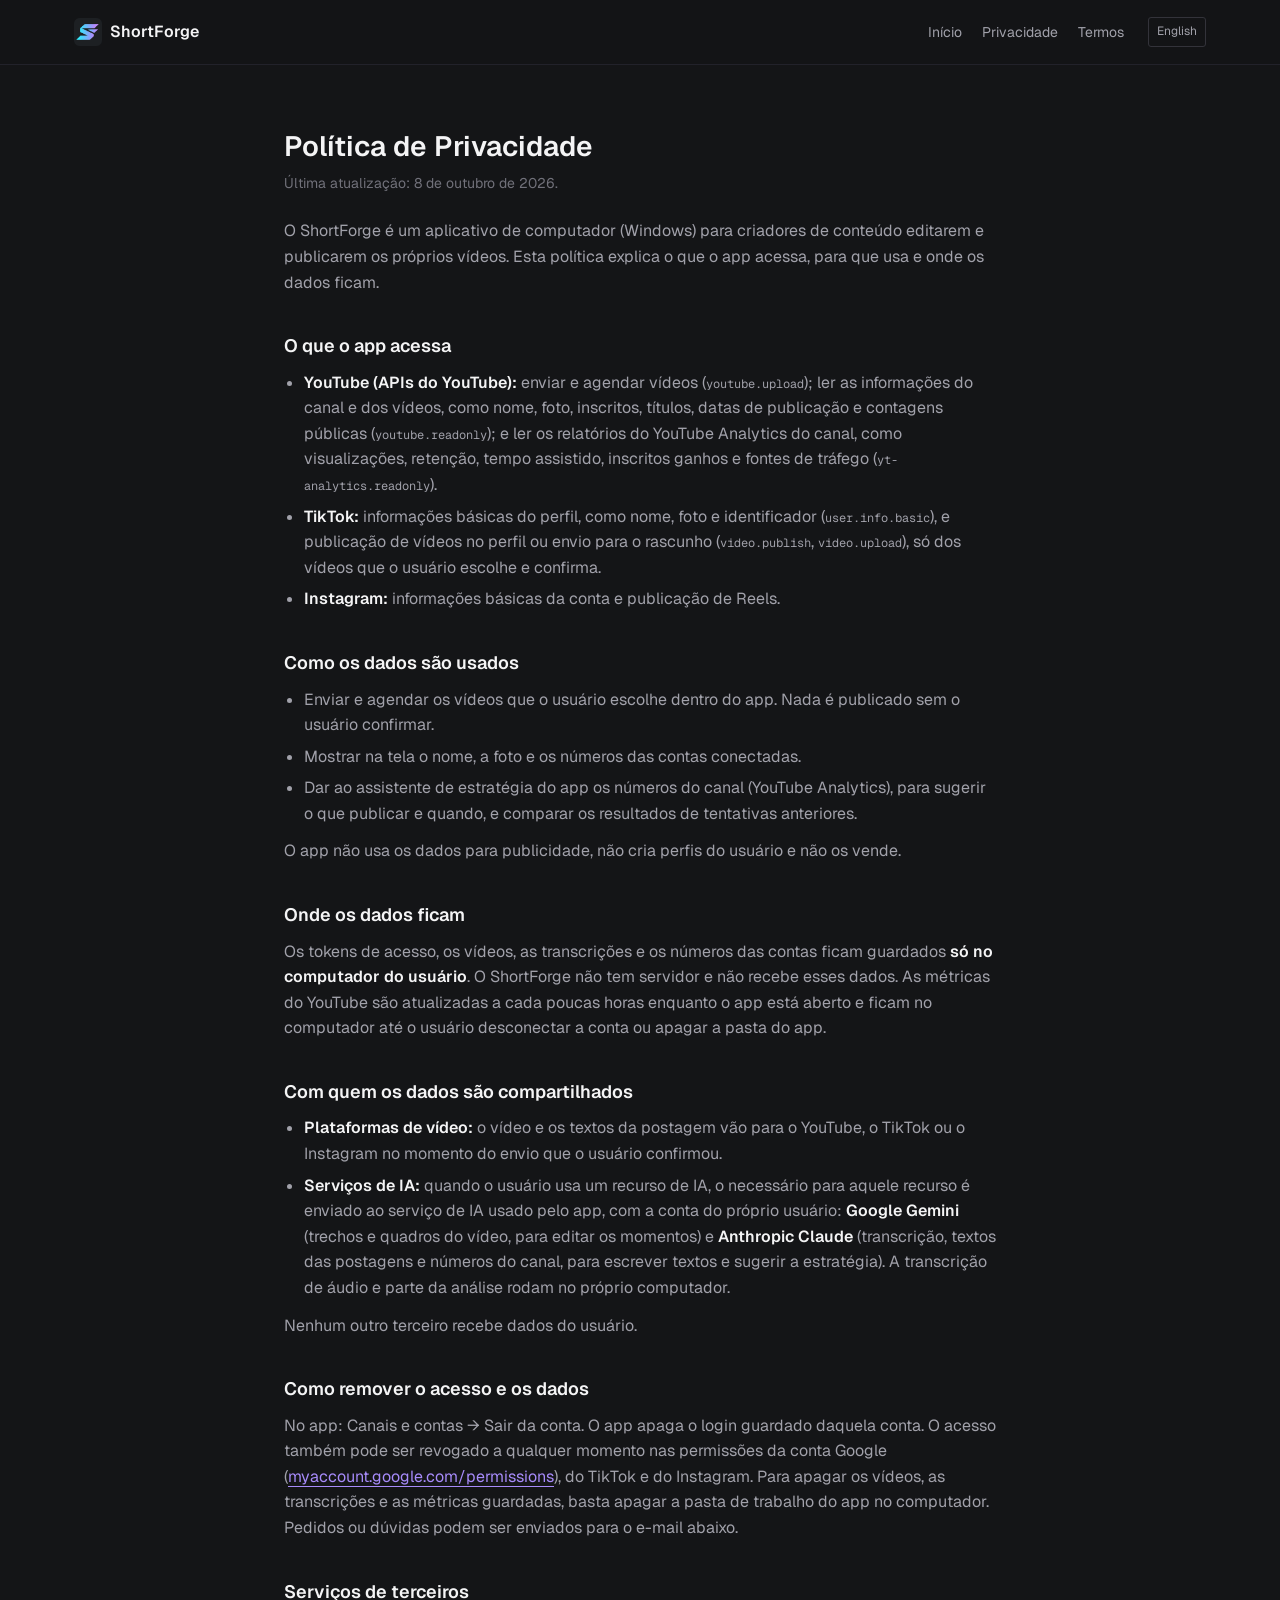
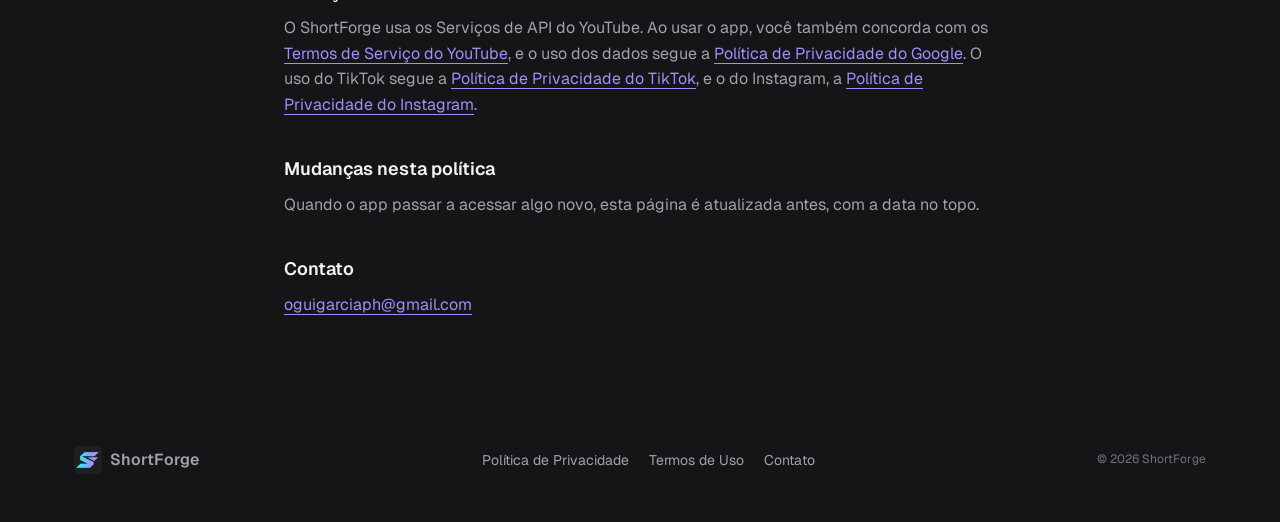
<file: privacidade.html>
<!doctype html>
<html lang="pt-BR">
<head>
<meta charset="utf-8">
<meta name="viewport" content="width=device-width, initial-scale=1">
<title>Política de Privacidade · ShortForge</title>
<link rel="icon" href="favicon.ico" sizes="any">
<link rel="icon" type="image/png" sizes="32x32" href="assets/icon-32.png">
<link rel="apple-touch-icon" href="assets/icon-180.png">
<link rel="alternate" hreflang="en" href="privacy.html">
<link rel="preconnect" href="https://fonts.googleapis.com">
<link rel="preconnect" href="https://fonts.gstatic.com" crossorigin>
<link href="https://fonts.googleapis.com/css2?family=Geist:wght@400;500;600&family=Geist+Mono:wght@400;500&display=swap" rel="stylesheet">
<link rel="stylesheet" href="assets/site.css">
</head>
<body>
<header class="topo">
  <div class="wrap">
    <a class="logo" href="index.html"><img src="assets/icon-192.png" alt="" width="28" height="28">ShortForge</a>
    <nav class="nav" aria-label="Páginas">
      <a href="index.html">Início</a>
      <a href="privacidade.html">Privacidade</a>
      <a href="termos.html">Termos</a>
    </nav>
    <a class="idioma" href="privacy.html" hreflang="en">English</a>
  </div>
</header>

<main class="doc">
  <h1>Política de Privacidade</h1>
  <p class="data">Última atualização: 8 de outubro de 2026.</p>
  <p>O ShortForge é um aplicativo de computador (Windows) para criadores de conteúdo editarem e publicarem os próprios vídeos. Esta política explica o que o app acessa, para que usa e onde os dados ficam.</p>

  <h2>O que o app acessa</h2>
  <ul>
    <li><strong>YouTube (APIs do YouTube):</strong> enviar e agendar vídeos (<code>youtube.upload</code>); ler as informações do canal e dos vídeos, como nome, foto, inscritos, títulos, datas de publicação e contagens públicas (<code>youtube.readonly</code>); e ler os relatórios do YouTube Analytics do canal, como visualizações, retenção, tempo assistido, inscritos ganhos e fontes de tráfego (<code>yt-analytics.readonly</code>).</li>
    <li><strong>TikTok:</strong> informações básicas do perfil, como nome, foto e identificador (<code>user.info.basic</code>), e publicação de vídeos no perfil ou envio para o rascunho (<code>video.publish</code>, <code>video.upload</code>), só dos vídeos que o usuário escolhe e confirma.</li>
    <li><strong>Instagram:</strong> informações básicas da conta e publicação de Reels.</li>
  </ul>

  <h2>Como os dados são usados</h2>
  <ul>
    <li>Enviar e agendar os vídeos que o usuário escolhe dentro do app. Nada é publicado sem o usuário confirmar.</li>
    <li>Mostrar na tela o nome, a foto e os números das contas conectadas.</li>
    <li>Dar ao assistente de estratégia do app os números do canal (YouTube Analytics), para sugerir o que publicar e quando, e comparar os resultados de tentativas anteriores.</li>
  </ul>
  <p>O app não usa os dados para publicidade, não cria perfis do usuário e não os vende.</p>

  <h2>Onde os dados ficam</h2>
  <p>Os tokens de acesso, os vídeos, as transcrições e os números das contas ficam guardados <strong>só no computador do usuário</strong>. O ShortForge não tem servidor e não recebe esses dados. As métricas do YouTube são atualizadas a cada poucas horas enquanto o app está aberto e ficam no computador até o usuário desconectar a conta ou apagar a pasta do app.</p>

  <h2>Com quem os dados são compartilhados</h2>
  <ul>
    <li><strong>Plataformas de vídeo:</strong> o vídeo e os textos da postagem vão para o YouTube, o TikTok ou o Instagram no momento do envio que o usuário confirmou.</li>
    <li><strong>Serviços de IA:</strong> quando o usuário usa um recurso de IA, o necessário para aquele recurso é enviado ao serviço de IA usado pelo app, com a conta do próprio usuário: <strong>Google Gemini</strong> (trechos e quadros do vídeo, para editar os momentos) e <strong>Anthropic Claude</strong> (transcrição, textos das postagens e números do canal, para escrever textos e sugerir a estratégia). A transcrição de áudio e parte da análise rodam no próprio computador.</li>
  </ul>
  <p>Nenhum outro terceiro recebe dados do usuário.</p>

  <h2>Como remover o acesso e os dados</h2>
  <p>No app: Canais e contas → Sair da conta. O app apaga o login guardado daquela conta. O acesso também pode ser revogado a qualquer momento nas permissões da conta Google (<a href="https://myaccount.google.com/permissions">myaccount.google.com/permissions</a>), do TikTok e do Instagram. Para apagar os vídeos, as transcrições e as métricas guardadas, basta apagar a pasta de trabalho do app no computador. Pedidos ou dúvidas podem ser enviados para o e-mail abaixo.</p>

  <h2>Serviços de terceiros</h2>
  <p>O ShortForge usa os Serviços de API do YouTube. Ao usar o app, você também concorda com os <a href="https://www.youtube.com/t/terms">Termos de Serviço do YouTube</a>, e o uso dos dados segue a <a href="https://policies.google.com/privacy">Política de Privacidade do Google</a>. O uso do TikTok segue a <a href="https://www.tiktok.com/legal/privacy-policy">Política de Privacidade do TikTok</a>, e o do Instagram, a <a href="https://privacycenter.instagram.com/policy">Política de Privacidade do Instagram</a>.</p>

  <h2>Mudanças nesta política</h2>
  <p>Quando o app passar a acessar algo novo, esta página é atualizada antes, com a data no topo.</p>

  <h2>Contato</h2>
  <p><a href="mailto:oguigarciaph@gmail.com">oguigarciaph@gmail.com</a></p>
</main>

<footer class="rodape">
  <div class="wrap">
    <a class="logo" href="index.html"><img src="assets/icon-192.png" alt="" width="28" height="28">ShortForge</a>
    <nav aria-label="Rodapé">
      <a href="privacidade.html">Política de Privacidade</a>
      <a href="termos.html">Termos de Uso</a>
      <a href="mailto:oguigarciaph@gmail.com">Contato</a>
    </nav>
    <small>© 2026 ShortForge</small>
  </div>
</footer>
</body>
</html>
</file>
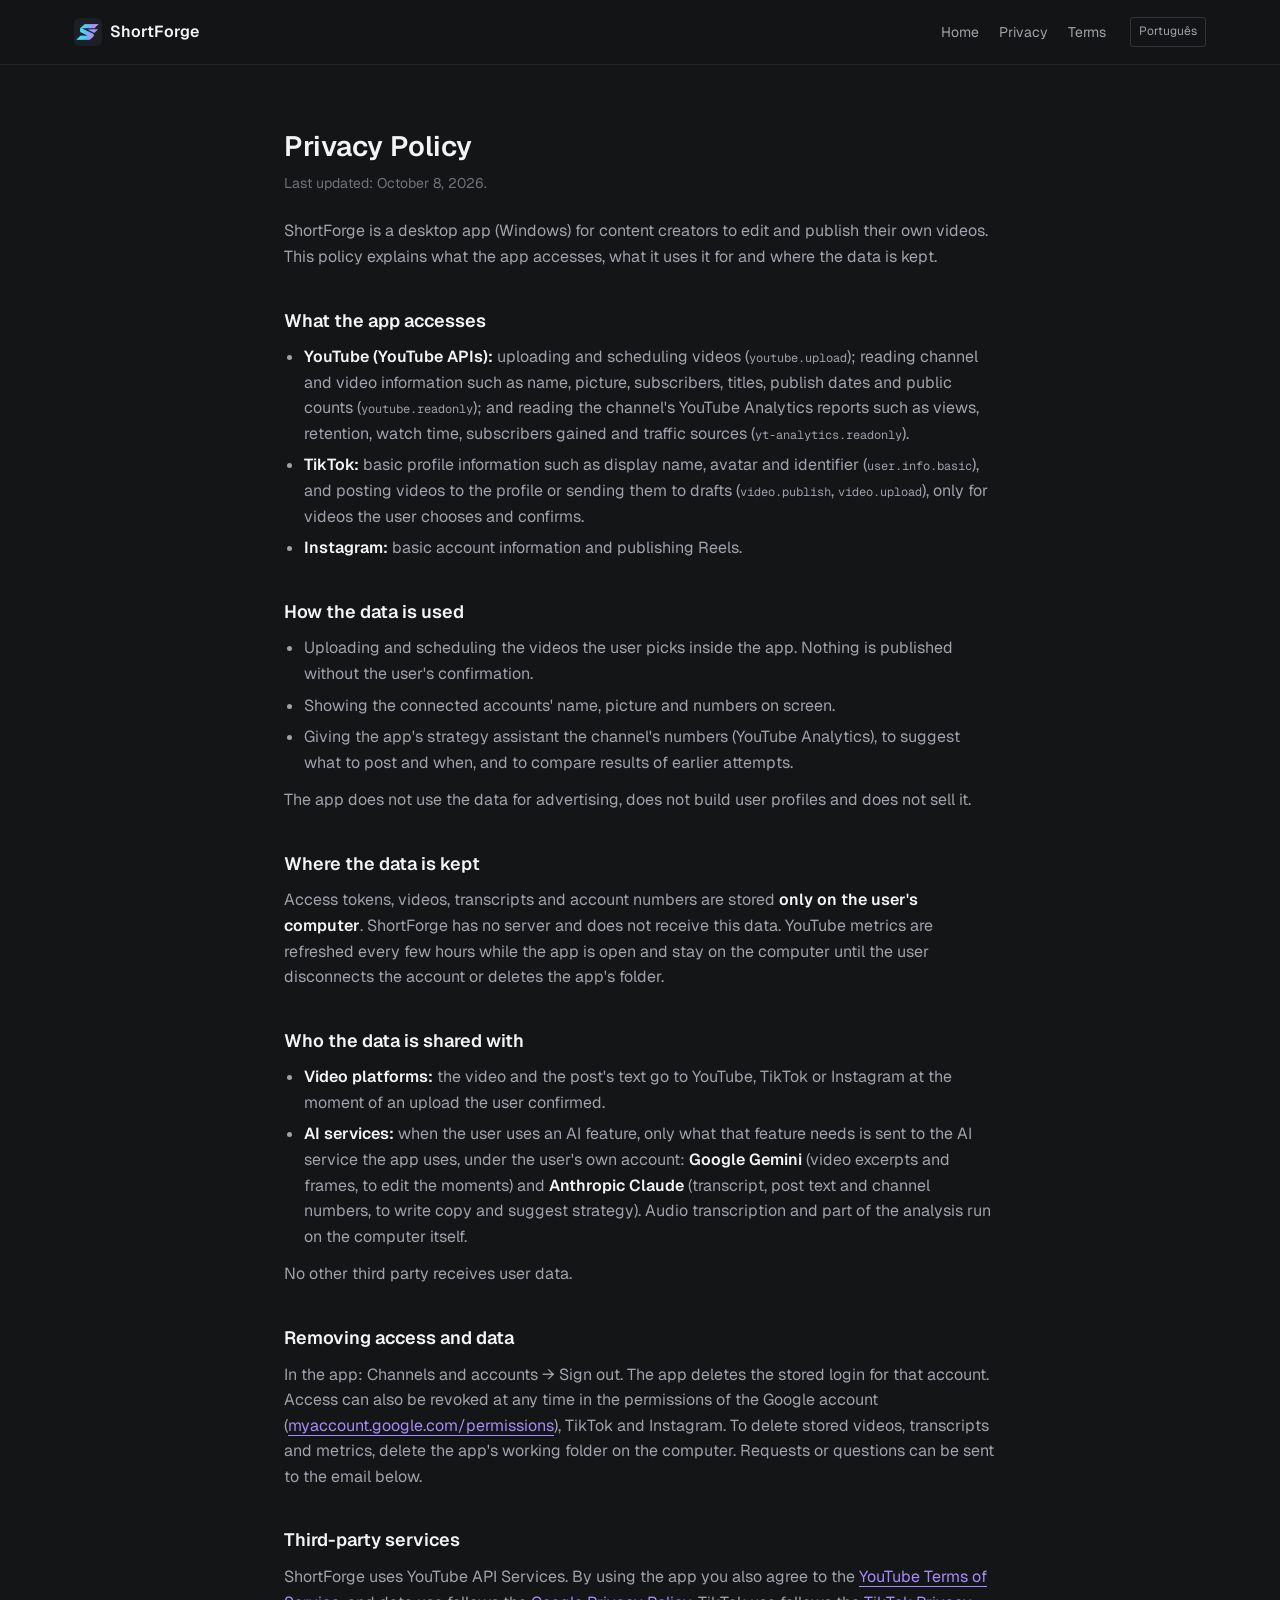
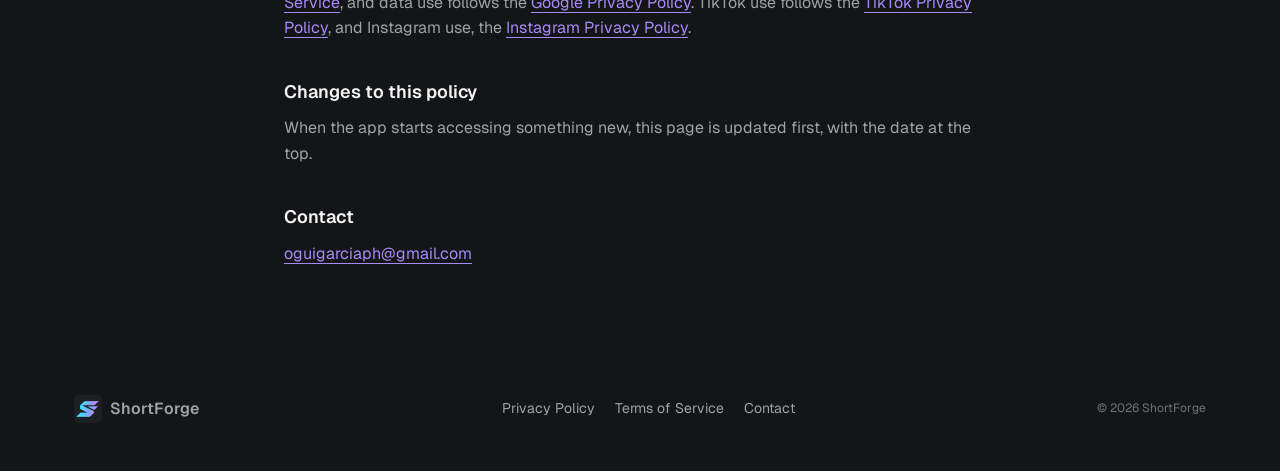
<file: privacy.html>
<!doctype html>
<html lang="en">
<head>
<meta charset="utf-8">
<meta name="viewport" content="width=device-width, initial-scale=1">
<title>Privacy Policy · ShortForge</title>
<link rel="icon" href="favicon.ico" sizes="any">
<link rel="icon" type="image/png" sizes="32x32" href="assets/icon-32.png">
<link rel="apple-touch-icon" href="assets/icon-180.png">
<link rel="alternate" hreflang="pt-BR" href="privacidade.html">
<link rel="preconnect" href="https://fonts.googleapis.com">
<link rel="preconnect" href="https://fonts.gstatic.com" crossorigin>
<link href="https://fonts.googleapis.com/css2?family=Geist:wght@400;500;600&family=Geist+Mono:wght@400;500&display=swap" rel="stylesheet">
<link rel="stylesheet" href="assets/site.css">
</head>
<body>
<header class="topo">
  <div class="wrap">
    <a class="logo" href="en.html"><img src="assets/icon-192.png" alt="" width="28" height="28">ShortForge</a>
    <nav class="nav" aria-label="Pages">
      <a href="en.html">Home</a>
      <a href="privacy.html">Privacy</a>
      <a href="terms.html">Terms</a>
    </nav>
    <a class="idioma" href="privacidade.html" hreflang="pt-BR">Português</a>
  </div>
</header>

<main class="doc">
  <h1>Privacy Policy</h1>
  <p class="data">Last updated: October 8, 2026.</p>
  <p>ShortForge is a desktop app (Windows) for content creators to edit and publish their own videos. This policy explains what the app accesses, what it uses it for and where the data is kept.</p>

  <h2>What the app accesses</h2>
  <ul>
    <li><strong>YouTube (YouTube APIs):</strong> uploading and scheduling videos (<code>youtube.upload</code>); reading channel and video information such as name, picture, subscribers, titles, publish dates and public counts (<code>youtube.readonly</code>); and reading the channel's YouTube Analytics reports such as views, retention, watch time, subscribers gained and traffic sources (<code>yt-analytics.readonly</code>).</li>
    <li><strong>TikTok:</strong> basic profile information such as display name, avatar and identifier (<code>user.info.basic</code>), and posting videos to the profile or sending them to drafts (<code>video.publish</code>, <code>video.upload</code>), only for videos the user chooses and confirms.</li>
    <li><strong>Instagram:</strong> basic account information and publishing Reels.</li>
  </ul>

  <h2>How the data is used</h2>
  <ul>
    <li>Uploading and scheduling the videos the user picks inside the app. Nothing is published without the user's confirmation.</li>
    <li>Showing the connected accounts' name, picture and numbers on screen.</li>
    <li>Giving the app's strategy assistant the channel's numbers (YouTube Analytics), to suggest what to post and when, and to compare results of earlier attempts.</li>
  </ul>
  <p>The app does not use the data for advertising, does not build user profiles and does not sell it.</p>

  <h2>Where the data is kept</h2>
  <p>Access tokens, videos, transcripts and account numbers are stored <strong>only on the user's computer</strong>. ShortForge has no server and does not receive this data. YouTube metrics are refreshed every few hours while the app is open and stay on the computer until the user disconnects the account or deletes the app's folder.</p>

  <h2>Who the data is shared with</h2>
  <ul>
    <li><strong>Video platforms:</strong> the video and the post's text go to YouTube, TikTok or Instagram at the moment of an upload the user confirmed.</li>
    <li><strong>AI services:</strong> when the user uses an AI feature, only what that feature needs is sent to the AI service the app uses, under the user's own account: <strong>Google Gemini</strong> (video excerpts and frames, to edit the moments) and <strong>Anthropic Claude</strong> (transcript, post text and channel numbers, to write copy and suggest strategy). Audio transcription and part of the analysis run on the computer itself.</li>
  </ul>
  <p>No other third party receives user data.</p>

  <h2>Removing access and data</h2>
  <p>In the app: Channels and accounts → Sign out. The app deletes the stored login for that account. Access can also be revoked at any time in the permissions of the Google account (<a href="https://myaccount.google.com/permissions">myaccount.google.com/permissions</a>), TikTok and Instagram. To delete stored videos, transcripts and metrics, delete the app's working folder on the computer. Requests or questions can be sent to the email below.</p>

  <h2>Third-party services</h2>
  <p>ShortForge uses YouTube API Services. By using the app you also agree to the <a href="https://www.youtube.com/t/terms">YouTube Terms of Service</a>, and data use follows the <a href="https://policies.google.com/privacy">Google Privacy Policy</a>. TikTok use follows the <a href="https://www.tiktok.com/legal/privacy-policy">TikTok Privacy Policy</a>, and Instagram use, the <a href="https://privacycenter.instagram.com/policy">Instagram Privacy Policy</a>.</p>

  <h2>Changes to this policy</h2>
  <p>When the app starts accessing something new, this page is updated first, with the date at the top.</p>

  <h2>Contact</h2>
  <p><a href="mailto:oguigarciaph@gmail.com">oguigarciaph@gmail.com</a></p>
</main>

<footer class="rodape">
  <div class="wrap">
    <a class="logo" href="en.html"><img src="assets/icon-192.png" alt="" width="28" height="28">ShortForge</a>
    <nav aria-label="Footer">
      <a href="privacy.html">Privacy Policy</a>
      <a href="terms.html">Terms of Service</a>
      <a href="mailto:oguigarciaph@gmail.com">Contact</a>
    </nav>
    <small>© 2026 ShortForge</small>
  </div>
</footer>
</body>
</html>
</file>
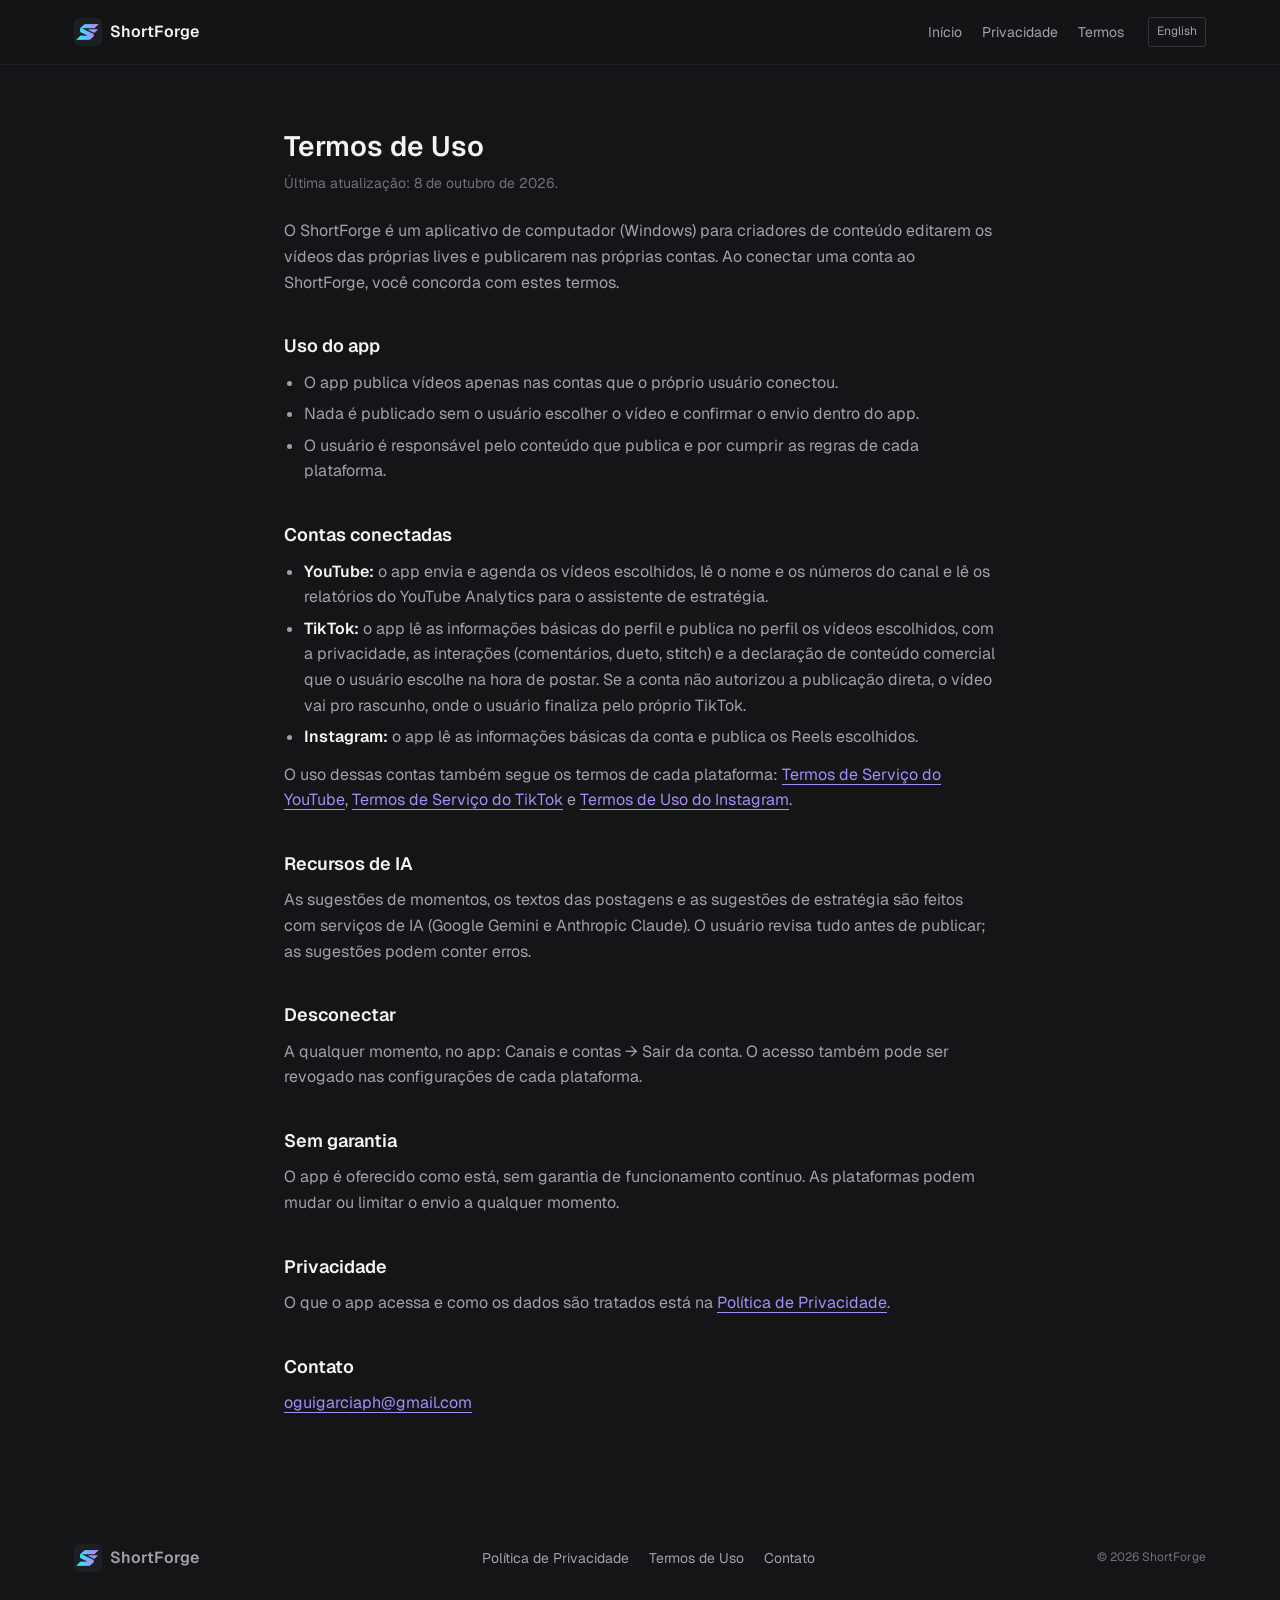
<file: termos.html>
<!doctype html>
<html lang="pt-BR">
<head>
<meta charset="utf-8">
<meta name="viewport" content="width=device-width, initial-scale=1">
<title>Termos de Uso · ShortForge</title>
<link rel="icon" href="favicon.ico" sizes="any">
<link rel="icon" type="image/png" sizes="32x32" href="assets/icon-32.png">
<link rel="apple-touch-icon" href="assets/icon-180.png">
<link rel="alternate" hreflang="en" href="terms.html">
<link rel="preconnect" href="https://fonts.googleapis.com">
<link rel="preconnect" href="https://fonts.gstatic.com" crossorigin>
<link href="https://fonts.googleapis.com/css2?family=Geist:wght@400;500;600&family=Geist+Mono:wght@400;500&display=swap" rel="stylesheet">
<link rel="stylesheet" href="assets/site.css">
</head>
<body>
<header class="topo">
  <div class="wrap">
    <a class="logo" href="index.html"><img src="assets/icon-192.png" alt="" width="28" height="28">ShortForge</a>
    <nav class="nav" aria-label="Páginas">
      <a href="index.html">Início</a>
      <a href="privacidade.html">Privacidade</a>
      <a href="termos.html">Termos</a>
    </nav>
    <a class="idioma" href="terms.html" hreflang="en">English</a>
  </div>
</header>

<main class="doc">
  <h1>Termos de Uso</h1>
  <p class="data">Última atualização: 8 de outubro de 2026.</p>
  <p>O ShortForge é um aplicativo de computador (Windows) para criadores de conteúdo editarem os vídeos das próprias lives e publicarem nas próprias contas. Ao conectar uma conta ao ShortForge, você concorda com estes termos.</p>

  <h2>Uso do app</h2>
  <ul>
    <li>O app publica vídeos apenas nas contas que o próprio usuário conectou.</li>
    <li>Nada é publicado sem o usuário escolher o vídeo e confirmar o envio dentro do app.</li>
    <li>O usuário é responsável pelo conteúdo que publica e por cumprir as regras de cada plataforma.</li>
  </ul>

  <h2>Contas conectadas</h2>
  <ul>
    <li><strong>YouTube:</strong> o app envia e agenda os vídeos escolhidos, lê o nome e os números do canal e lê os relatórios do YouTube Analytics para o assistente de estratégia.</li>
    <li><strong>TikTok:</strong> o app lê as informações básicas do perfil e publica no perfil os vídeos escolhidos, com a privacidade, as interações (comentários, dueto, stitch) e a declaração de conteúdo comercial que o usuário escolhe na hora de postar. Se a conta não autorizou a publicação direta, o vídeo vai pro rascunho, onde o usuário finaliza pelo próprio TikTok.</li>
    <li><strong>Instagram:</strong> o app lê as informações básicas da conta e publica os Reels escolhidos.</li>
  </ul>
  <p>O uso dessas contas também segue os termos de cada plataforma: <a href="https://www.youtube.com/t/terms">Termos de Serviço do YouTube</a>, <a href="https://www.tiktok.com/legal/terms-of-service">Termos de Serviço do TikTok</a> e <a href="https://help.instagram.com/581066165581870">Termos de Uso do Instagram</a>.</p>

  <h2>Recursos de IA</h2>
  <p>As sugestões de momentos, os textos das postagens e as sugestões de estratégia são feitos com serviços de IA (Google Gemini e Anthropic Claude). O usuário revisa tudo antes de publicar; as sugestões podem conter erros.</p>

  <h2>Desconectar</h2>
  <p>A qualquer momento, no app: Canais e contas → Sair da conta. O acesso também pode ser revogado nas configurações de cada plataforma.</p>

  <h2>Sem garantia</h2>
  <p>O app é oferecido como está, sem garantia de funcionamento contínuo. As plataformas podem mudar ou limitar o envio a qualquer momento.</p>

  <h2>Privacidade</h2>
  <p>O que o app acessa e como os dados são tratados está na <a href="privacidade.html">Política de Privacidade</a>.</p>

  <h2>Contato</h2>
  <p><a href="mailto:oguigarciaph@gmail.com">oguigarciaph@gmail.com</a></p>
</main>

<footer class="rodape">
  <div class="wrap">
    <a class="logo" href="index.html"><img src="assets/icon-192.png" alt="" width="28" height="28">ShortForge</a>
    <nav aria-label="Rodapé">
      <a href="privacidade.html">Política de Privacidade</a>
      <a href="termos.html">Termos de Uso</a>
      <a href="mailto:oguigarciaph@gmail.com">Contato</a>
    </nav>
    <small>© 2026 ShortForge</small>
  </div>
</footer>
</body>
</html>
</file>
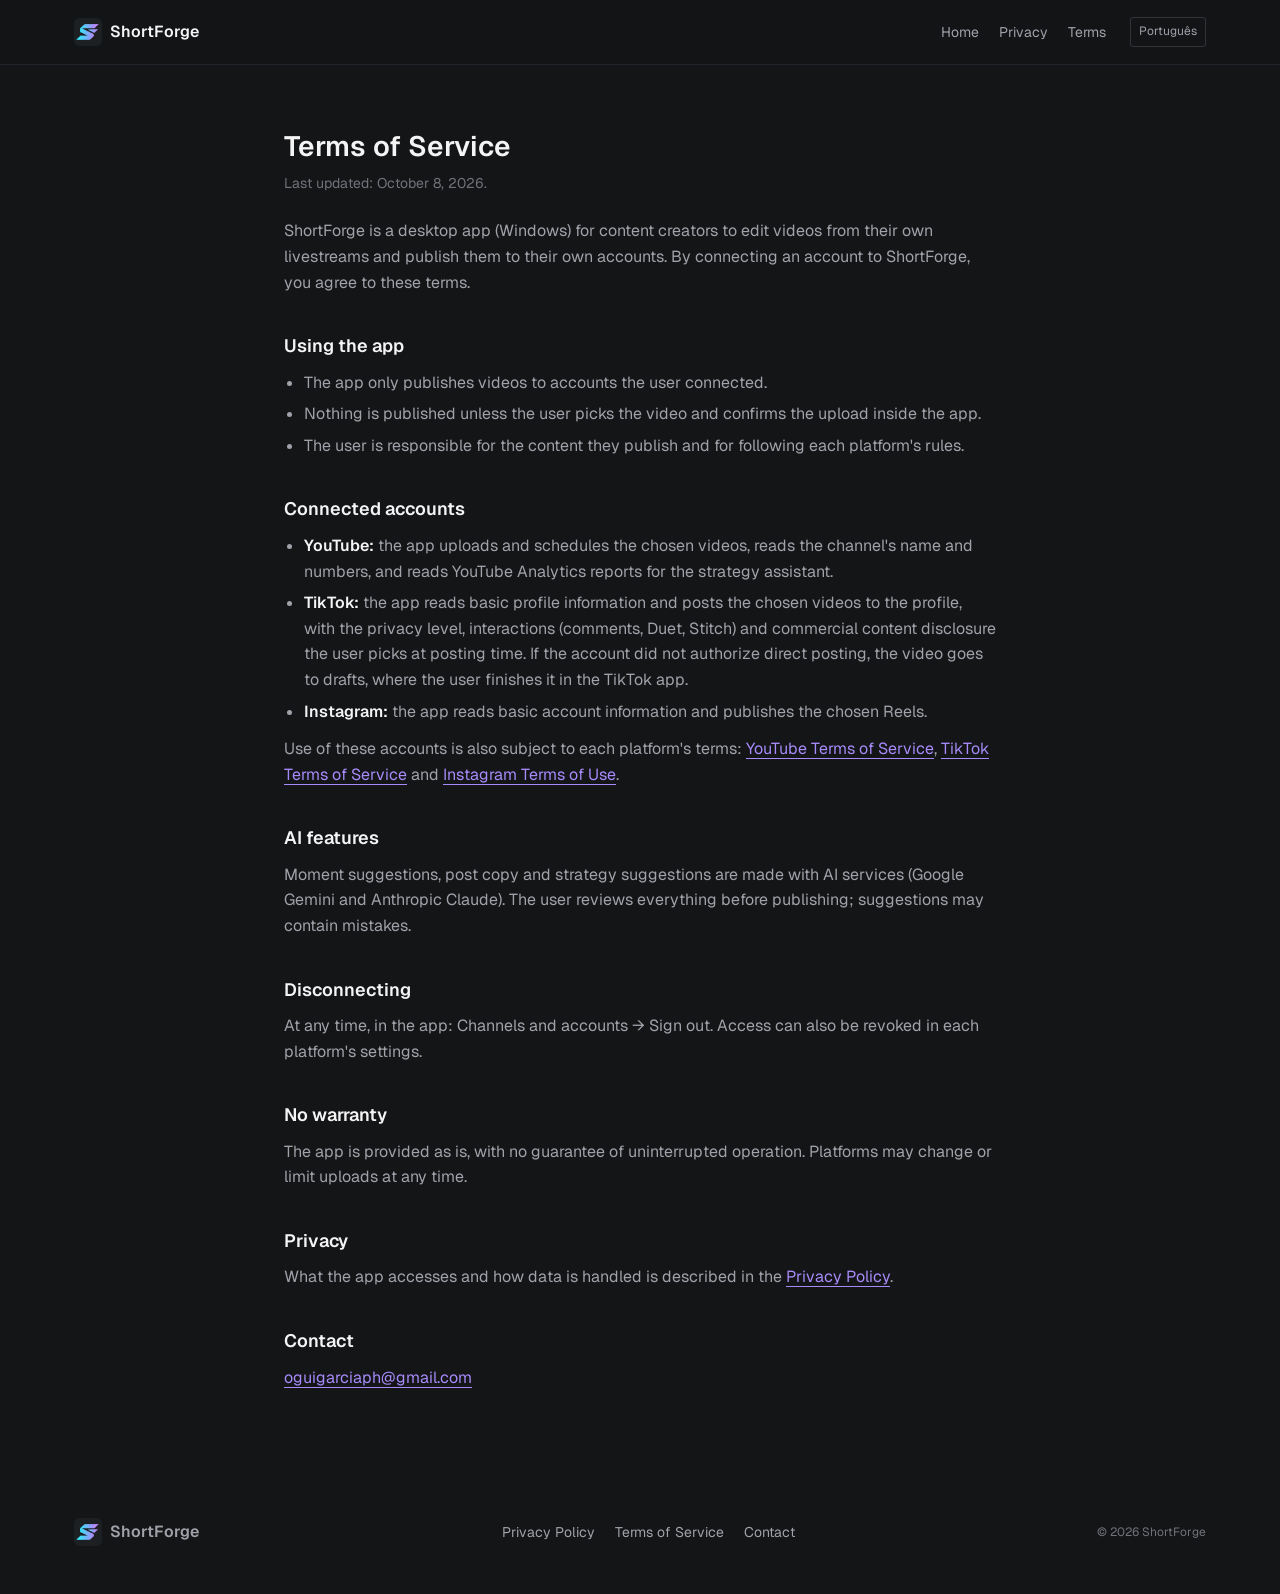
<file: terms.html>
<!doctype html>
<html lang="en">
<head>
<meta charset="utf-8">
<meta name="viewport" content="width=device-width, initial-scale=1">
<title>Terms of Service · ShortForge</title>
<link rel="icon" href="favicon.ico" sizes="any">
<link rel="icon" type="image/png" sizes="32x32" href="assets/icon-32.png">
<link rel="apple-touch-icon" href="assets/icon-180.png">
<link rel="alternate" hreflang="pt-BR" href="termos.html">
<link rel="preconnect" href="https://fonts.googleapis.com">
<link rel="preconnect" href="https://fonts.gstatic.com" crossorigin>
<link href="https://fonts.googleapis.com/css2?family=Geist:wght@400;500;600&family=Geist+Mono:wght@400;500&display=swap" rel="stylesheet">
<link rel="stylesheet" href="assets/site.css">
</head>
<body>
<header class="topo">
  <div class="wrap">
    <a class="logo" href="en.html"><img src="assets/icon-192.png" alt="" width="28" height="28">ShortForge</a>
    <nav class="nav" aria-label="Pages">
      <a href="en.html">Home</a>
      <a href="privacy.html">Privacy</a>
      <a href="terms.html">Terms</a>
    </nav>
    <a class="idioma" href="termos.html" hreflang="pt-BR">Português</a>
  </div>
</header>

<main class="doc">
  <h1>Terms of Service</h1>
  <p class="data">Last updated: October 8, 2026.</p>
  <p>ShortForge is a desktop app (Windows) for content creators to edit videos from their own livestreams and publish them to their own accounts. By connecting an account to ShortForge, you agree to these terms.</p>

  <h2>Using the app</h2>
  <ul>
    <li>The app only publishes videos to accounts the user connected.</li>
    <li>Nothing is published unless the user picks the video and confirms the upload inside the app.</li>
    <li>The user is responsible for the content they publish and for following each platform's rules.</li>
  </ul>

  <h2>Connected accounts</h2>
  <ul>
    <li><strong>YouTube:</strong> the app uploads and schedules the chosen videos, reads the channel's name and numbers, and reads YouTube Analytics reports for the strategy assistant.</li>
    <li><strong>TikTok:</strong> the app reads basic profile information and posts the chosen videos to the profile, with the privacy level, interactions (comments, Duet, Stitch) and commercial content disclosure the user picks at posting time. If the account did not authorize direct posting, the video goes to drafts, where the user finishes it in the TikTok app.</li>
    <li><strong>Instagram:</strong> the app reads basic account information and publishes the chosen Reels.</li>
  </ul>
  <p>Use of these accounts is also subject to each platform's terms: <a href="https://www.youtube.com/t/terms">YouTube Terms of Service</a>, <a href="https://www.tiktok.com/legal/terms-of-service">TikTok Terms of Service</a> and <a href="https://help.instagram.com/581066165581870">Instagram Terms of Use</a>.</p>

  <h2>AI features</h2>
  <p>Moment suggestions, post copy and strategy suggestions are made with AI services (Google Gemini and Anthropic Claude). The user reviews everything before publishing; suggestions may contain mistakes.</p>

  <h2>Disconnecting</h2>
  <p>At any time, in the app: Channels and accounts → Sign out. Access can also be revoked in each platform's settings.</p>

  <h2>No warranty</h2>
  <p>The app is provided as is, with no guarantee of uninterrupted operation. Platforms may change or limit uploads at any time.</p>

  <h2>Privacy</h2>
  <p>What the app accesses and how data is handled is described in the <a href="privacy.html">Privacy Policy</a>.</p>

  <h2>Contact</h2>
  <p><a href="mailto:oguigarciaph@gmail.com">oguigarciaph@gmail.com</a></p>
</main>

<footer class="rodape">
  <div class="wrap">
    <a class="logo" href="en.html"><img src="assets/icon-192.png" alt="" width="28" height="28">ShortForge</a>
    <nav aria-label="Footer">
      <a href="privacy.html">Privacy Policy</a>
      <a href="terms.html">Terms of Service</a>
      <a href="mailto:oguigarciaph@gmail.com">Contact</a>
    </nav>
    <small>© 2026 ShortForge</small>
  </div>
</footer>
</body>
</html>
</file>
<file: assets/site.css>
/* ShortForge — site. Tokens copiados de gui/src/styles/tokens.ts (o design system do app):
   mesmas cores, fonte, escala de texto, espaçamento base 4px, raios baixos e visual plano. */
:root {
  --color-sunken: #0a0a0c;
  --color-bg: #141517;
  --color-surface: #1D1E20;
  --color-border: #22222a;
  --color-border-strong: #33333a;
  --color-text-primary: #f4f4f5;
  --color-text-secondary: #a1a1aa;
  --color-text-muted: #71717a;
  --color-accent-primary: #a78bfa;
  --color-accent-secondary: #22d3ee;
  --color-marca-a: #22F9FF;
  --color-marca-b: #CC92FF;
  --color-success: #3ecf8e;

  --font-sans: "Geist", "Inter", system-ui, -apple-system, sans-serif;
  --font-mono: "Geist Mono", "JetBrains Mono", ui-monospace, monospace;

  --text-xs: 11px;
  --text-sm: 12px;
  --text-base: 14px;
  --text-lg: 16px;
  --text-xl: 18px;
  --text-2xl: 22px;
  --text-3xl: 28px;

  --space-1: 4px;
  --space-1-5: 6px;
  --space-2: 8px;
  --space-3: 12px;
  --space-4: 16px;
  --space-5: 20px;
  --space-6: 24px;
  --space-8: 32px;
  --space-9: 36px;
  --space-10: 40px;
  --space-11: 44px;
  --space-12: 48px;
  --space-16: 64px;
  --space-20: 80px;
  --space-24: 96px;

  --radius-md: 2px;
  --radius-lg: 3px;
  --radius-xl: 4px;
  --radius-2xl: 5px;
  --radius-3xl: 6px;
  --radius-pill: 3px;

  --elev-3: 0 8px 24px rgb(0 0 0 / 0.5);
  --elev-4: 0 20px 50px rgb(0 0 0 / 0.55);
  --glow-accent: 0 0 24px rgb(167 139 250 / 0.25);

  --dur-fast: 120ms;
  --ease-standard: cubic-bezier(0.2, 0, 0, 1);

  --largura: 1180px;
  color-scheme: dark;
}

* { box-sizing: border-box; }
html { scroll-behavior: smooth; scroll-padding-top: 72px; }
body {
  margin: 0;
  background: var(--color-bg);
  color: var(--color-text-primary);
  font: var(--text-lg)/1.6 var(--font-sans);
  -webkit-font-smoothing: antialiased;
}
img { max-width: 100%; height: auto; display: block; }
a { color: var(--color-accent-primary); text-underline-offset: 4px; }
a:hover { color: var(--color-text-primary); }
code, .mono { font-family: var(--font-mono); font-size: var(--text-sm); }
h1, h2, h3 { margin: 0; line-height: 1.25; font-weight: 600; }
h1 { font-size: var(--text-3xl); }
h2 { font-size: var(--text-2xl); }
h3 { font-size: var(--text-lg); }
p { margin: 0; color: var(--color-text-secondary); }
ul { margin: 0; padding-left: var(--space-5); color: var(--color-text-secondary); }
li + li { margin-top: var(--space-1-5); }
strong { color: var(--color-text-primary); font-weight: 600; }

.marca {
  background: linear-gradient(90deg, var(--color-marca-a), var(--color-marca-b));
  -webkit-background-clip: text;
  background-clip: text;
  color: transparent;
}
.wrap { max-width: var(--largura); margin: 0 auto; padding: 0 var(--space-6); }

/* ---------- topo ---------- */
.topo {
  position: sticky; top: 0; z-index: 10;
  background: color-mix(in srgb, var(--color-bg) 88%, transparent);
  backdrop-filter: blur(12px);
  border-bottom: 1px solid var(--color-border);
}
.topo .wrap { display: flex; align-items: center; gap: var(--space-6); height: 64px; }
.logo { display: flex; align-items: center; gap: var(--space-2); color: var(--color-text-primary); text-decoration: none; font-weight: 600; font-size: var(--text-lg); }
.logo img { width: 28px; height: 28px; }
.nav { display: flex; gap: var(--space-5); margin-left: auto; font-size: var(--text-base); }
.nav a { color: var(--color-text-secondary); text-decoration: none; }
.nav a:hover { color: var(--color-text-primary); }
.idioma { font-size: var(--text-sm); color: var(--color-text-secondary); text-decoration: none; border: 1px solid var(--color-border-strong); border-radius: var(--radius-pill); padding: var(--space-1) var(--space-2); }

/* ---------- botões (alturas do DS: md 36 / lg 44) ---------- */
.btn {
  display: inline-flex; align-items: center; gap: var(--space-2);
  height: var(--space-11); padding: 0 var(--space-5);
  border-radius: var(--radius-xl); font-size: var(--text-base); font-weight: 600;
  text-decoration: none; transition: background var(--dur-fast) var(--ease-standard);
}
.btn-accent { background: var(--color-accent-primary); color: var(--color-sunken); }
.btn-accent:hover { background: color-mix(in srgb, var(--color-accent-primary) 85%, white); color: var(--color-sunken); }
.btn-sec { background: var(--color-surface); color: var(--color-text-primary); box-shadow: inset 0 0 0 1px var(--color-border-strong); }
.btn-sec:hover { background: var(--color-border-strong); }

/* ---------- seções ---------- */
section { padding: var(--space-20) 0; border-bottom: 1px solid var(--color-border); }
.rotulo { display: inline-block; font-family: var(--font-mono); font-size: var(--text-sm); color: var(--color-accent-secondary); letter-spacing: 0.04em; text-transform: uppercase; margin-bottom: var(--space-3); }
.cabeca { max-width: 640px; display: flex; flex-direction: column; gap: var(--space-3); margin-bottom: var(--space-10); }

.hero { padding: var(--space-16) 0 var(--space-20); }
.hero .wrap { display: grid; grid-template-columns: minmax(0, 5fr) minmax(0, 7fr); gap: var(--space-12); align-items: center; }
.hero h1 { font-size: var(--text-3xl); }
.hero p { margin-top: var(--space-4); font-size: var(--text-lg); }
.hero .acoes { display: flex; flex-wrap: wrap; gap: var(--space-3); margin-top: var(--space-8); }
.hero .fatos { display: flex; flex-wrap: wrap; gap: var(--space-2); margin-top: var(--space-6); }
.chip { font-size: var(--text-sm); color: var(--color-text-secondary); background: var(--color-surface); border: 1px solid var(--color-border-strong); border-radius: var(--radius-pill); padding: var(--space-1) var(--space-2); }
.tela { border-radius: var(--radius-3xl); border: 1px solid var(--color-border-strong); box-shadow: var(--elev-4); overflow: hidden; background: var(--color-sunken); }

.grade { display: grid; grid-template-columns: repeat(3, minmax(0, 1fr)); gap: var(--space-4); }
.card { background: var(--color-surface); border: 1px solid var(--color-border-strong); border-radius: var(--radius-2xl); padding: var(--space-6); display: flex; flex-direction: column; gap: var(--space-2); }
.card p, .card li { font-size: var(--text-base); }
.icone { width: var(--space-9); height: var(--space-9); border-radius: var(--radius-xl); display: grid; place-items: center; background: color-mix(in srgb, var(--color-accent-primary) 12%, transparent); color: var(--color-accent-primary); margin-bottom: var(--space-2); }
.icone svg { width: 18px; height: 18px; }

.passos { display: grid; grid-template-columns: repeat(4, minmax(0, 1fr)); gap: var(--space-4); counter-reset: passo; }
.passo { border-top: 2px solid var(--color-border-strong); padding-top: var(--space-4); display: flex; flex-direction: column; gap: var(--space-2); }
.passo::before { counter-increment: passo; content: "0" counter(passo); font-family: var(--font-mono); font-size: var(--text-sm); color: var(--color-accent-secondary); }
.passo p { font-size: var(--text-base); }

.galeria { display: grid; grid-template-columns: repeat(2, minmax(0, 1fr)); gap: var(--space-6); }
.galeria figure { margin: 0; display: flex; flex-direction: column; gap: var(--space-3); }
.galeria figcaption { font-size: var(--text-base); color: var(--color-text-secondary); }
.galeria figcaption strong { display: block; }

.redes { display: grid; grid-template-columns: repeat(3, minmax(0, 1fr)); gap: var(--space-4); }
.escopos { display: flex; flex-wrap: wrap; gap: var(--space-1-5); margin: var(--space-2) 0; }
.escopos code { background: var(--color-sunken); border: 1px solid var(--color-border-strong); border-radius: var(--radius-md); padding: 2px var(--space-1-5); color: var(--color-text-secondary); }
.card h4 { margin: var(--space-3) 0 var(--space-1); font-size: var(--text-base); font-weight: 600; color: var(--color-text-primary); }

.duas { display: grid; grid-template-columns: minmax(0, 1fr) minmax(0, 1fr); gap: var(--space-12); align-items: start; }
.lista-check { list-style: none; padding: 0; }
.lista-check li { position: relative; padding-left: var(--space-6); }
.lista-check li::before { content: ""; position: absolute; left: 0; top: 0.55em; width: 10px; height: 6px; border-left: 2px solid var(--color-success); border-bottom: 2px solid var(--color-success); transform: rotate(-45deg); }

details { border-bottom: 1px solid var(--color-border-strong); padding: var(--space-4) 0; }
details summary { cursor: pointer; font-weight: 600; list-style: none; display: flex; justify-content: space-between; gap: var(--space-4); }
details summary::-webkit-details-marker { display: none; }
details summary::after { content: "+"; color: var(--color-text-muted); font-family: var(--font-mono); }
details[open] summary::after { content: "–"; }
details p { margin-top: var(--space-2); font-size: var(--text-base); }

/* ---------- rodapé ---------- */
.rodape { padding: var(--space-12) 0; font-size: var(--text-base); }
.rodape .wrap { display: flex; flex-wrap: wrap; gap: var(--space-6); align-items: center; justify-content: space-between; }
.rodape nav { display: flex; flex-wrap: wrap; gap: var(--space-5); }
.rodape a { color: var(--color-text-secondary); text-decoration: none; }
.rodape a:hover { color: var(--color-text-primary); }
.rodape small { color: var(--color-text-muted); font-size: var(--text-sm); }

/* ---------- páginas de texto (privacidade, termos) ---------- */
.doc { max-width: 760px; margin: 0 auto; padding: var(--space-16) var(--space-6) var(--space-20); }
.doc h1 { margin-bottom: var(--space-2); }
.doc h2 { font-size: var(--text-xl); margin: var(--space-10) 0 var(--space-3); }
.doc p + p, .doc p + ul, .doc ul + p { margin-top: var(--space-3); }
.doc .data { font-size: var(--text-base); color: var(--color-text-muted); margin-bottom: var(--space-6); }

@media (max-width: 960px) {
  .hero .wrap, .duas, .galeria { grid-template-columns: minmax(0, 1fr); }
  .grade, .redes, .passos { grid-template-columns: repeat(2, minmax(0, 1fr)); }
  .nav { display: none; }
  .idioma { margin-left: auto; }
}
@media (max-width: 600px) {
  .wrap { padding: 0 var(--space-4); }
  .grade, .redes, .galeria, .passos { grid-template-columns: minmax(0, 1fr); }
  section { padding: var(--space-12) 0; }
  .doc { padding: var(--space-10) var(--space-4) var(--space-16); }
}
</file>
